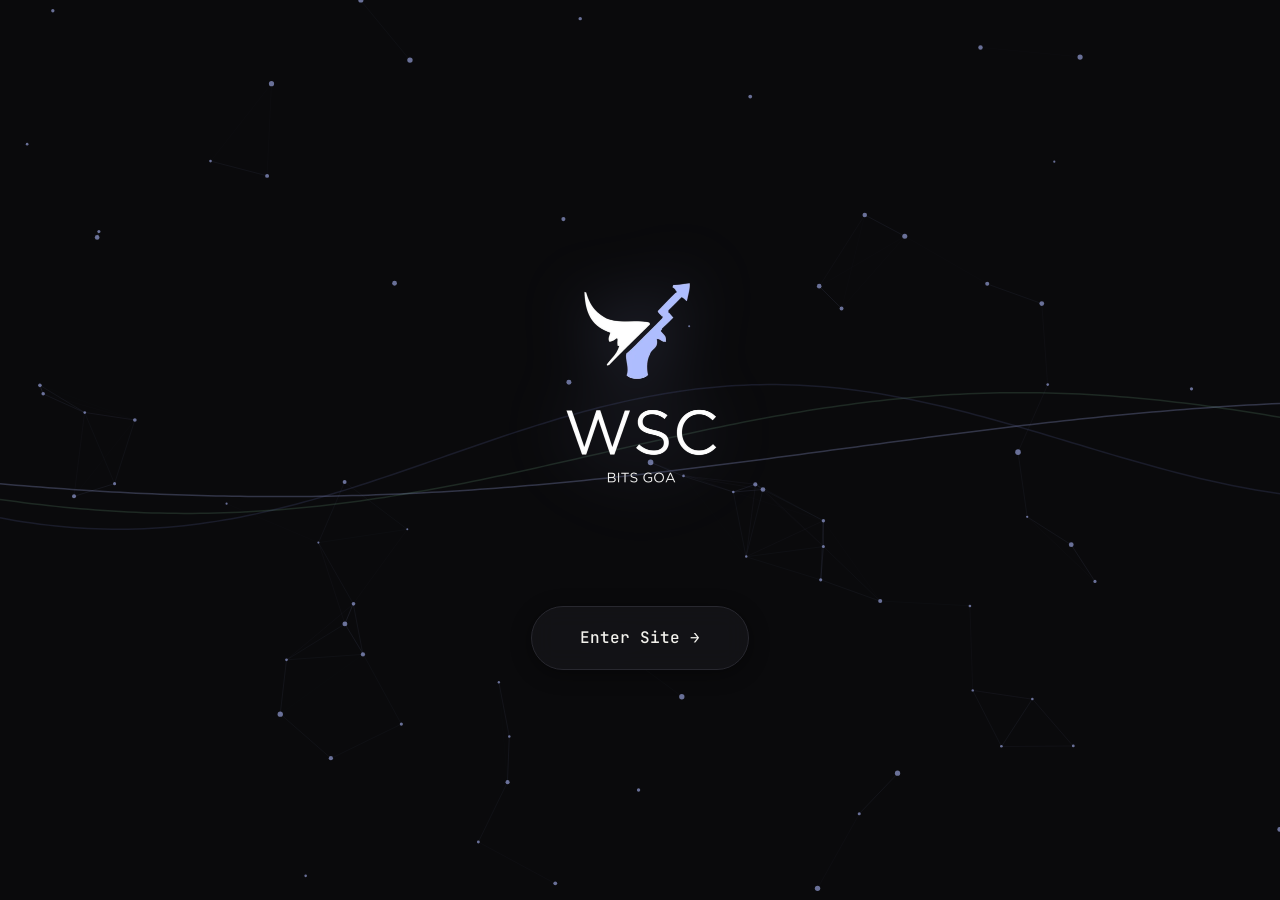
<file: index.html>
<!DOCTYPE html>
<html lang="en">
<head>
<meta charset="UTF-8" />
<meta name="viewport" content="width=device-width, initial-scale=1.0" />
<title>Wall Street Club — BITS Pilani Goa</title>
<meta name="description" content="Wall Street Club, BITS Pilani Goa — quantitative finance, machine learning in markets, and equity research." />
<link rel="preconnect" href="https://fonts.googleapis.com">
<link rel="preconnect" href="https://fonts.gstatic.com" crossorigin>
<link href="https://fonts.googleapis.com/css2?family=Fraunces:opsz,wght@9..144,300;9..144,400;9..144,500;9..144,600&family=Inter:wght@400;500;600;700&family=JetBrains+Mono:wght@400;500&display=swap" rel="stylesheet">
<link rel="stylesheet" href="style.css">
</head>
<body>

<!-- Visualizer / Screensaver Splash Overlay -->
<div id="splash-container" class="splash-overlay">
  <!-- Interactive Canvas Background -->
  <canvas id="splash-canvas"></canvas>

  <!-- Foreground Logo & Content -->
  <div class="splash-content">
    <img class="splash-logo" src="assets/wsc-logo-transparent.png" alt="Wall Street Club logo" />
    <!--<h1>Wall Street Club</h1> -->
    <!--<p>BITS PILANI, GOA<span class="blink">_</span></p> -->
    
    <a id="enter-btn" class="splash-enter-btn" href="choose.html" aria-label="Enter site">
      Enter Site &rarr;
    </a>
  </div>
</div>

<!-- Load JavaScript for Visualizer Animation and Interactions -->
<script src="main.js"></script>
</body>
</html>
</file>
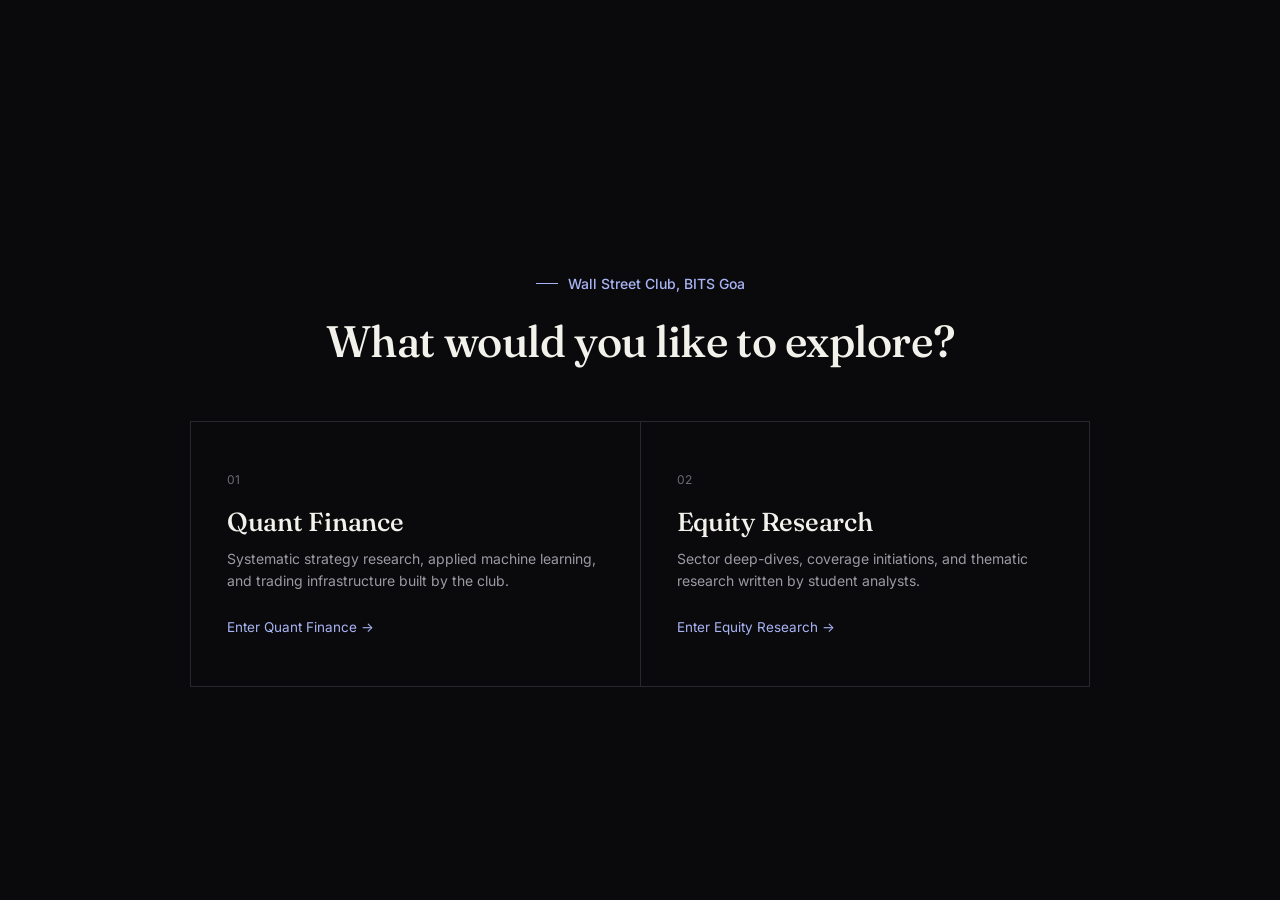
<file: choose.html>
<!DOCTYPE html>
<html lang="en">
<head>
<meta charset="UTF-8" />
<meta name="viewport" content="width=device-width, initial-scale=1.0" />
<title>Explore — Wall Street Club</title>
<link rel="preconnect" href="https://fonts.googleapis.com">
<link rel="preconnect" href="https://fonts.gstatic.com" crossorigin>
<link href="https://fonts.googleapis.com/css2?family=Fraunces:opsz,wght@9..144,300;9..144,400;9..144,500;9..144,600&family=Inter:wght@400;500;600;700&family=JetBrains+Mono:wght@400;500&display=swap" rel="stylesheet">
<link rel="stylesheet" href="style.css">
</head>
<body>

<div class="choose-wrap">
  <div class="choose-head">
    <div class="kicker">Wall Street Club, BITS Goa</div>
    <h1>What would you like to explore?</h1>
  </div>

  <div class="choose-grid">
    <a class="choose-card" href="quant.html">
      <div class="ch-num">01</div>
      <h2>Quant Finance</h2>
      <p>Systematic strategy research, applied machine learning, and trading infrastructure built by the club.</p>
      <div class="ch-enter">Enter Quant Finance →</div>
    </a>
    <a class="choose-card" href="equity.html">
      <div class="ch-num">02</div>
      <h2>Equity Research</h2>
      <p>Sector deep-dives, coverage initiations, and thematic research written by student analysts.</p>
      <div class="ch-enter">Enter Equity Research →</div>
    </a>
  </div>
</div>

</body>
</html>
</file>
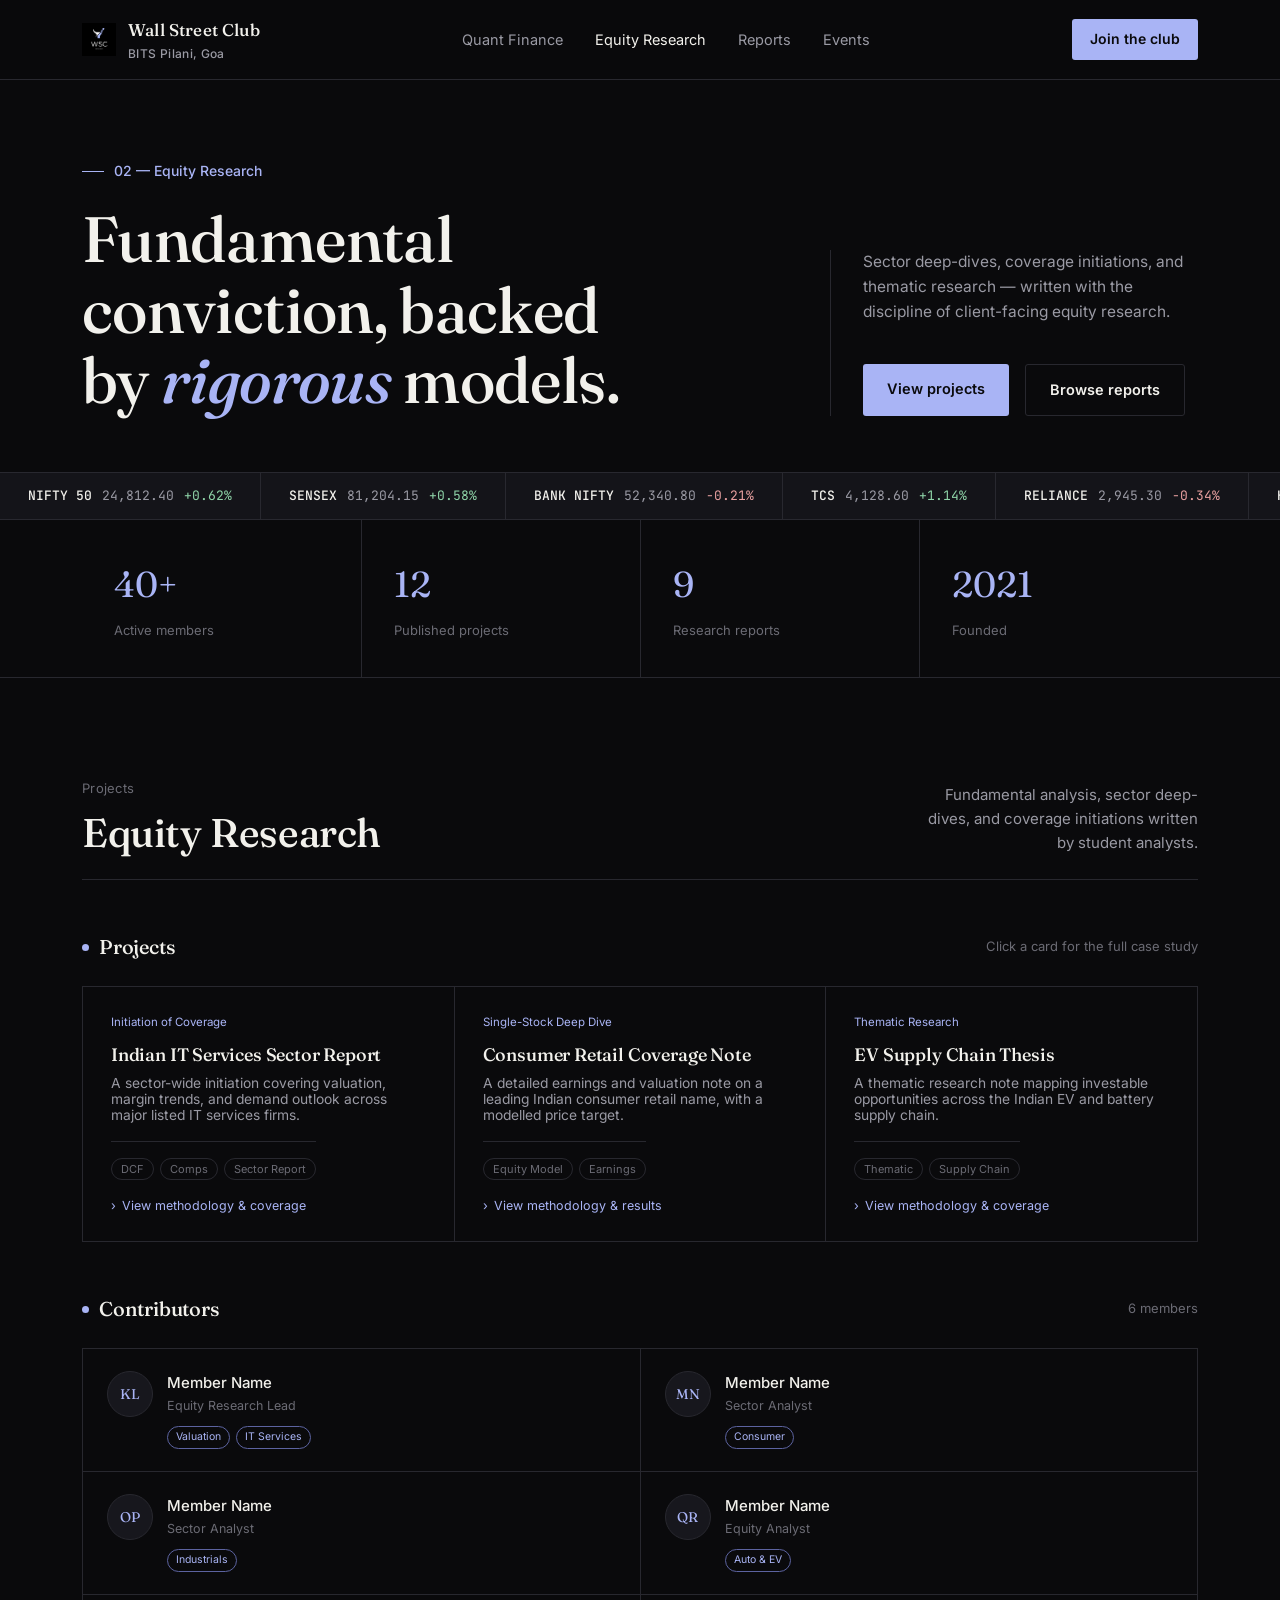
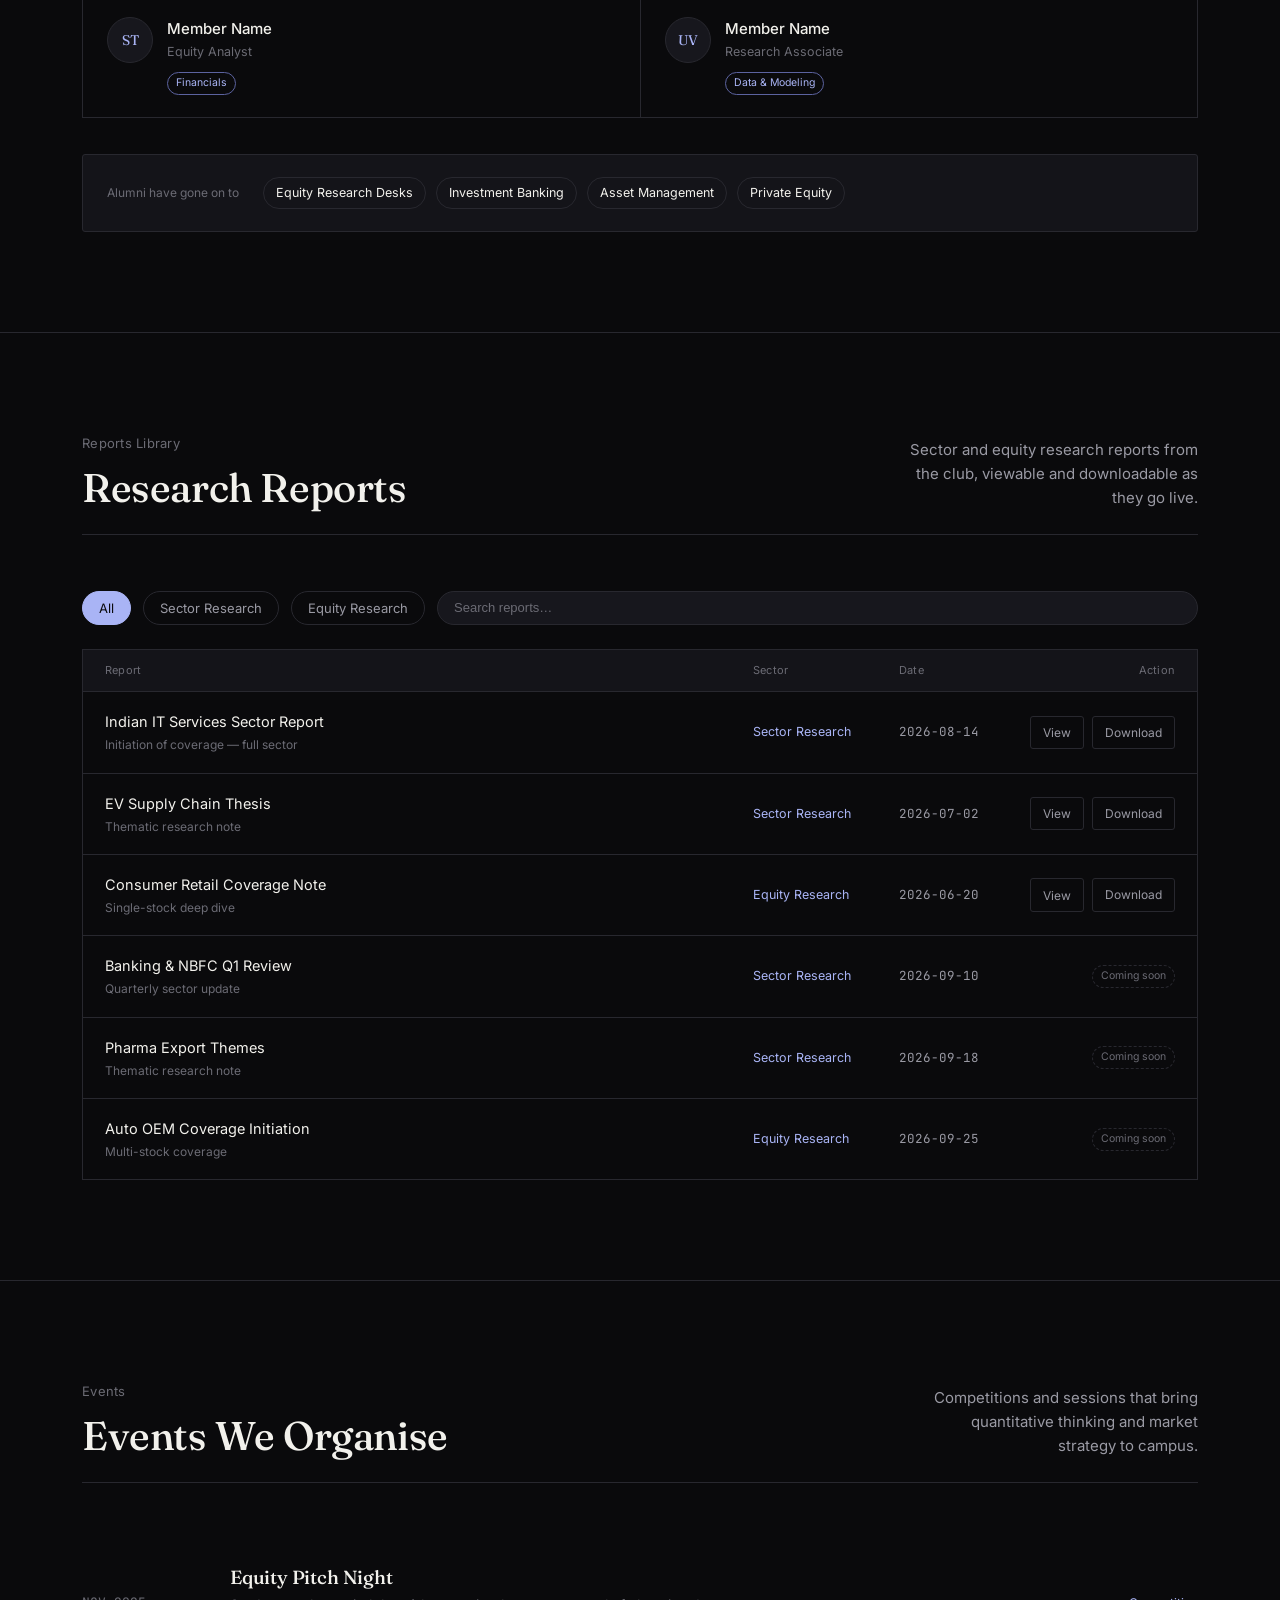
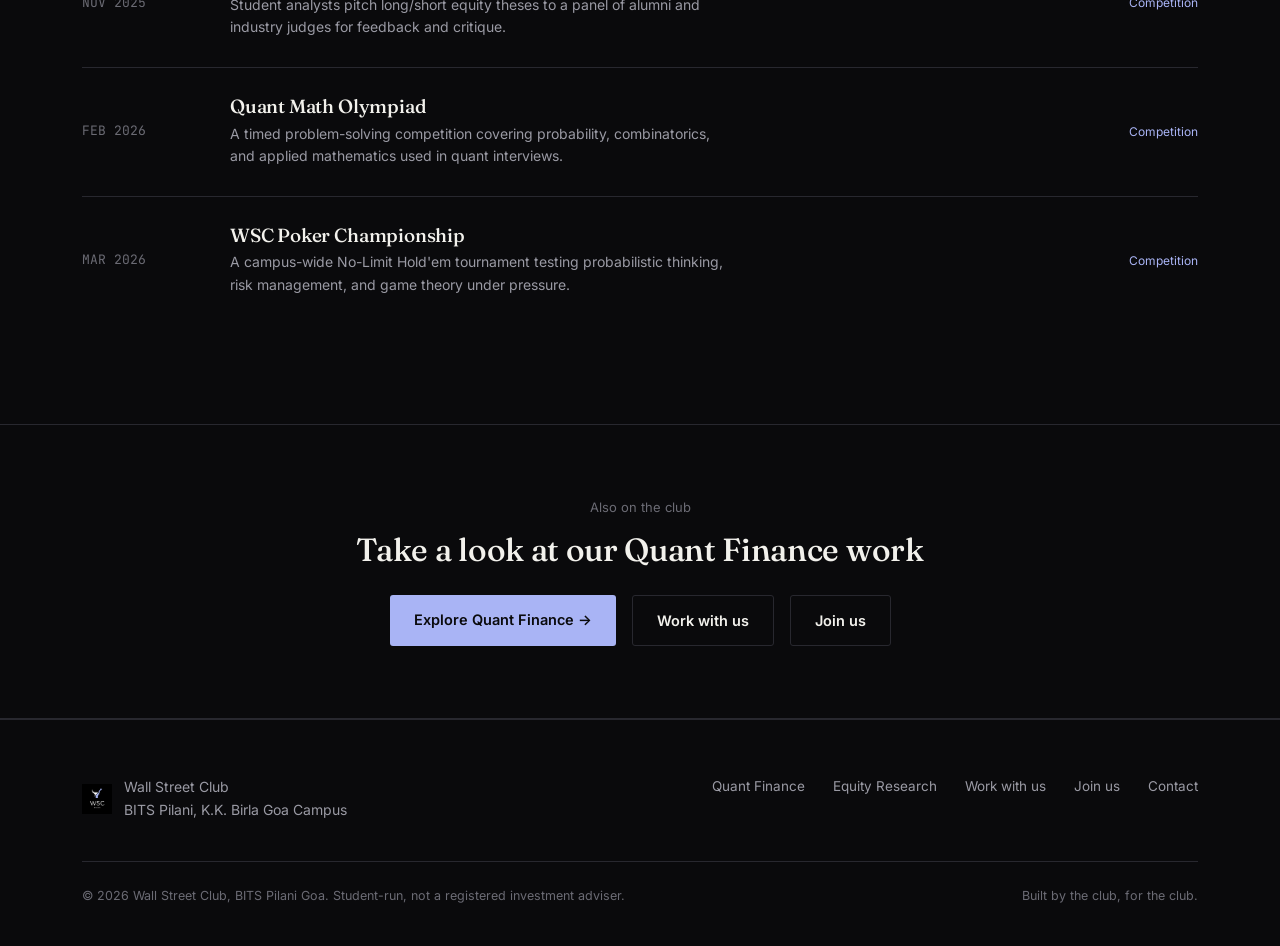
<file: equity.html>
<!DOCTYPE html>
<html lang="en">
<head>
<meta charset="UTF-8" />
<meta name="viewport" content="width=device-width, initial-scale=1.0" />
<title>Equity Research — Wall Street Club</title>
<meta name="description" content="Equity research from Wall Street Club, BITS Pilani Goa — sector deep-dives, coverage initiations, and thematic research." />
<link rel="preconnect" href="https://fonts.googleapis.com">
<link rel="preconnect" href="https://fonts.gstatic.com" crossorigin>
<link href="https://fonts.googleapis.com/css2?family=Fraunces:opsz,wght@9..144,300;9..144,400;9..144,500;9..144,600&family=Inter:wght@400;500;600;700&family=JetBrains+Mono:wght@400;500&display=swap" rel="stylesheet">
<link rel="stylesheet" href="style.css">
</head>
<body>

<header>
  <nav>
    <a class="brand" href="choose.html">
      <img src="assets/logo.jpeg" alt="Wall Street Club logo" />
      <div class="brand-text">Wall Street Club<span>BITS Pilani, Goa</span></div>
    </a>
    <div class="nav-links">
      <a href="quant.html">Quant Finance</a>
      <a href="equity.html" class="current">Equity Research</a>
      <a href="equity.html#reports">Reports</a>
      <a href="equity.html#events">Events</a>
    </div>
    <a href="join-us.html" class="nav-cta">Join the club</a>
    <button class="nav-toggle" aria-label="Toggle menu" onclick="toggleMobileNav()">
      <span></span><span></span><span></span>
    </button>
  </nav>
  <div class="mobile-panel" id="mobilePanel">
    <a href="quant.html">Quant Finance</a>
    <a href="equity.html">Equity Research</a>
    <a href="equity.html#reports">Reports</a>
    <a href="equity.html#events">Events</a>
    <a href="join-us.html">Join the club</a>
  </div>
</header>

<main>

  <!-- HERO -->
  <section class="hero">
    <div class="wrap hero-grid">
      <div>
        <div class="kicker">02 — Equity Research</div>
        <h1>Fundamental conviction, backed by <em>rigorous</em> models.</h1>
      </div>
      <div class="hero-side">
        <p>Sector deep-dives, coverage initiations, and thematic research — written with the discipline of client-facing equity research.</p>
        <div class="hero-actions">
          <a href="#projects" class="btn btn-primary">View projects</a>
          <a href="#reports" class="btn btn-secondary">Browse reports</a>
        </div>
      </div>
    </div>
    <div class="ticker-outer">
      <div class="ticker-track mono" id="tickerTrack"></div>
    </div>
  </section>

  <!-- STATS -->
  <section class="stats">
    <div class="wrap stats-grid">
      <div class="stat"><div class="stat-num">40+</div><div class="stat-label">Active members</div></div>
      <div class="stat"><div class="stat-num">12</div><div class="stat-label">Published projects</div></div>
      <div class="stat"><div class="stat-num">9</div><div class="stat-label">Research reports</div></div>
      <div class="stat"><div class="stat-num">2021</div><div class="stat-label">Founded</div></div>
    </div>
  </section>

  <!-- PROJECTS -->
  <section class="section" id="projects">
    <div class="wrap">
      <div class="section-head">
        <div>
          <div class="section-num">Projects</div>
          <h2>Equity Research</h2>
        </div>
        <div class="section-desc">Fundamental analysis, sector deep-dives, and coverage initiations written by student analysts.</div>
      </div>

      <div class="subhead-row"><h3>Projects</h3><span class="count">Click a card for the full case study</span></div>

      <div class="project-grid">
        <div class="project-card">
          <button class="project-card-head" onclick="toggleCard(this)">
            <div class="project-tag">Initiation of Coverage</div>
            <h4>Indian IT Services Sector Report</h4>
            <p>A sector-wide initiation covering valuation, margin trends, and demand outlook across major listed IT services firms.</p>
            <div class="project-stack">
              <span class="stack-pill">DCF</span><span class="stack-pill">Comps</span><span class="stack-pill">Sector Report</span>
            </div>
            <div class="expand-hint"><span class="chev">›</span> View methodology &amp; coverage</div>
          </button>
          <div class="project-detail">
            <div class="project-detail-inner">
              <div class="detail-block">
                <div class="db-label">APPROACH</div>
                <p>Built bottom-up DCF and relative-comps models across major listed IT services names, layered with a top-down view on demand and margin trajectory.</p>
              </div>
              <div class="detail-block">
                <div class="db-label">DATA</div>
                <p>Company filings, quarterly earnings transcripts, and consensus estimates compiled across the coverage universe.</p>
              </div>
              <div class="detail-block">
                <div class="db-label">RESULT</div>
                <div class="metric-row">
                  <div class="metric"><div class="mval">85%</div><div class="mlabel">Sector cap covered</div></div>
                  <div class="metric"><div class="mval">7</div><div class="mlabel">Companies modeled</div></div>
                  <div class="metric"><div class="mval">42pg</div><div class="mlabel">Report length</div></div>
                </div>
              </div>
            </div>
          </div>
        </div>

        <div class="project-card">
          <button class="project-card-head" onclick="toggleCard(this)">
            <div class="project-tag">Single-Stock Deep Dive</div>
            <h4>Consumer Retail Coverage Note</h4>
            <p>A detailed earnings and valuation note on a leading Indian consumer retail name, with a modelled price target.</p>
            <div class="project-stack">
              <span class="stack-pill">Equity Model</span><span class="stack-pill">Earnings</span>
            </div>
            <div class="expand-hint"><span class="chev">›</span> View methodology &amp; results</div>
          </button>
          <div class="project-detail">
            <div class="project-detail-inner">
              <div class="detail-block">
                <div class="db-label">APPROACH</div>
                <p>Modeled store-level unit economics and same-store-sales growth to derive a 12-month price target, stress-tested across margin scenarios.</p>
              </div>
              <div class="detail-block">
                <div class="db-label">DATA</div>
                <p>Quarterly filings, management commentary, and category-level retail footfall data.</p>
              </div>
              <div class="detail-block">
                <div class="db-label">RESULT</div>
                <div class="metric-row">
                  <div class="metric"><div class="mval">Buy</div><div class="mlabel">Rating issued</div></div>
                  <div class="metric"><div class="mval">+18%</div><div class="mlabel">Target upside</div></div>
                  <div class="metric"><div class="mval">12mo</div><div class="mlabel">Horizon</div></div>
                </div>
              </div>
            </div>
          </div>
        </div>

        <div class="project-card">
          <button class="project-card-head" onclick="toggleCard(this)">
            <div class="project-tag">Thematic Research</div>
            <h4>EV Supply Chain Thesis</h4>
            <p>A thematic research note mapping investable opportunities across the Indian EV and battery supply chain.</p>
            <div class="project-stack">
              <span class="stack-pill">Thematic</span><span class="stack-pill">Supply Chain</span>
            </div>
            <div class="expand-hint"><span class="chev">›</span> View methodology &amp; coverage</div>
          </button>
          <div class="project-detail">
            <div class="project-detail-inner">
              <div class="detail-block">
                <div class="db-label">APPROACH</div>
                <p>Mapped the full EV value chain from cell manufacturing to OEM assembly, screening for listed pure-plays and second-order beneficiaries.</p>
              </div>
              <div class="detail-block">
                <div class="db-label">DATA</div>
                <p>Government policy filings, capex announcements, and import-substitution data across the battery supply chain.</p>
              </div>
              <div class="detail-block">
                <div class="db-label">RESULT</div>
                <div class="metric-row">
                  <div class="metric"><div class="mval">14</div><div class="mlabel">Names screened</div></div>
                  <div class="metric"><div class="mval">4</div><div class="mlabel">Pure-plays flagged</div></div>
                  <div class="metric"><div class="mval">3yr</div><div class="mlabel">Thesis horizon</div></div>
                </div>
              </div>
            </div>
          </div>
        </div>
      </div>

      <div class="subhead-row"><h3>Contributors</h3><span class="count">6 members</span></div>
      <div class="member-grid">
        <div class="member-card">
          <div class="member-avatar">KL</div>
          <div class="member-info"><div class="member-name">Member Name</div><div class="member-role">Equity Research Lead</div><div class="member-spec"><span class="spec-pill">Valuation</span><span class="spec-pill">IT Services</span></div></div>
        </div>
        <div class="member-card">
          <div class="member-avatar">MN</div>
          <div class="member-info"><div class="member-name">Member Name</div><div class="member-role">Sector Analyst</div><div class="member-spec"><span class="spec-pill">Consumer</span></div></div>
        </div>
        <div class="member-card">
          <div class="member-avatar">OP</div>
          <div class="member-info"><div class="member-name">Member Name</div><div class="member-role">Sector Analyst</div><div class="member-spec"><span class="spec-pill">Industrials</span></div></div>
        </div>
        <div class="member-card">
          <div class="member-avatar">QR</div>
          <div class="member-info"><div class="member-name">Member Name</div><div class="member-role">Equity Analyst</div><div class="member-spec"><span class="spec-pill">Auto &amp; EV</span></div></div>
        </div>
        <div class="member-card">
          <div class="member-avatar">ST</div>
          <div class="member-info"><div class="member-name">Member Name</div><div class="member-role">Equity Analyst</div><div class="member-spec"><span class="spec-pill">Financials</span></div></div>
        </div>
        <div class="member-card">
          <div class="member-avatar">UV</div>
          <div class="member-info"><div class="member-name">Member Name</div><div class="member-role">Research Associate</div><div class="member-spec"><span class="spec-pill">Data &amp; Modeling</span></div></div>
        </div>
      </div>

      <div class="placement-strip">
        <span class="pl-label">Alumni have gone on to</span>
        <div class="placement-list">
          <span class="placement-pill">Equity Research Desks</span>
          <span class="placement-pill">Investment Banking</span>
          <span class="placement-pill">Asset Management</span>
          <span class="placement-pill">Private Equity</span>
        </div>
      </div>
    </div>
  </section>

  <!-- REPORTS LIBRARY -->
  <section class="section" id="reports">
    <div class="wrap">
      <div class="section-head">
        <div>
          <div class="section-num">Reports Library</div>
          <h2>Research Reports</h2>
        </div>
        <div class="section-desc">Sector and equity research reports from the club, viewable and downloadable as they go live.</div>
      </div>

      <div class="reports-controls">
        <button class="filter-btn active" onclick="filterReports('all', this)">All</button>
        <button class="filter-btn" onclick="filterReports('sector', this)">Sector Research</button>
        <button class="filter-btn" onclick="filterReports('equity', this)">Equity Research</button>
        <input type="text" class="search-input" id="reportSearch" placeholder="Search reports…" oninput="searchReports()" />
      </div>

      <div class="report-table" id="reportTable">
        <div class="report-row hdr">
          <div>Report</div><div>Sector</div><div>Date</div><div style="text-align:right">Action</div>
        </div>
      </div>
    </div>
  </section>

  <!-- EVENTS -->
  <section class="section" id="events">
    <div class="wrap">
      <div class="section-head">
        <div>
          <div class="section-num">Events</div>
          <h2>Events We Organise</h2>
        </div>
        <div class="section-desc">Competitions and sessions that bring quantitative thinking and market strategy to campus.</div>
      </div>

      <div class="event-list">
        <div class="event-row">
          <div class="event-date">NOV 2025</div>
          <div class="event-info"><h4>Equity Pitch Night</h4><p>Student analysts pitch long/short equity theses to a panel of alumni and industry judges for feedback and critique.</p></div>
          <div class="event-type">Competition</div>
        </div>
        <div class="event-row">
          <div class="event-date">FEB 2026</div>
          <div class="event-info"><h4>Quant Math Olympiad</h4><p>A timed problem-solving competition covering probability, combinatorics, and applied mathematics used in quant interviews.</p></div>
          <div class="event-type">Competition</div>
        </div>
        <div class="event-row">
          <div class="event-date">MAR 2026</div>
          <div class="event-info"><h4>WSC Poker Championship</h4><p>A campus-wide No-Limit Hold'em tournament testing probabilistic thinking, risk management, and game theory under pressure.</p></div>
          <div class="event-type">Competition</div>
        </div>
      </div>
    </div>
  </section>

  <!-- SWITCH TO QUANT -->
  <section class="switch-cta">
    <div class="wrap">
      <div class="sc-label">Also on the club</div>
      <h2>Take a look at our Quant Finance work</h2>
      <div class="dual-actions">
        <a href="quant.html" class="btn btn-primary">Explore Quant Finance →</a>
        <a href="work-with-us.html" class="btn btn-secondary">Work with us</a>
        <a href="join-us.html" class="btn btn-secondary">Join us</a>
      </div>
    </div>
  </section>

</main>

<footer>
  <div class="wrap">
    <div class="footer-grid">
      <a class="footer-brand" href="choose.html">
        <img src="assets/logo.jpeg" alt="Wall Street Club logo" />
        <div class="footer-brand-text">Wall Street Club<br>BITS Pilani, K.K. Birla Goa Campus</div>
      </a>
      <div class="footer-links">
        <a href="quant.html">Quant Finance</a>
        <a href="equity.html">Equity Research</a>
        <a href="work-with-us.html">Work with us</a>
        <a href="join-us.html">Join us</a>
        <a href="mailto:wallstreetclub@goa.bits-pilani.ac.in">Contact</a>
      </div>
    </div>
    <div class="footer-bottom">
      <span>© 2026 Wall Street Club, BITS Pilani Goa. Student-run, not a registered investment adviser.</span>
      <span>Built by the club, for the club.</span>
    </div>
  </div>
</footer>

<div class="modal-overlay" id="reportModal" onclick="if(event.target===this) closeModal()">
  <div class="modal-box">
    <button class="modal-close" onclick="closeModal()" aria-label="Close">×</button>
    <h3 id="modalTitle">Report title</h3>
    <div class="m-meta" id="modalMeta">Sector · Date</div>
    <p id="modalBody">Report preview text.</p>
    <a href="#" class="btn btn-primary btn-small" id="modalDownload">Download PDF</a>
  </div>
</div>

<script src="main.js"></script>
</body>
</html>
</file>
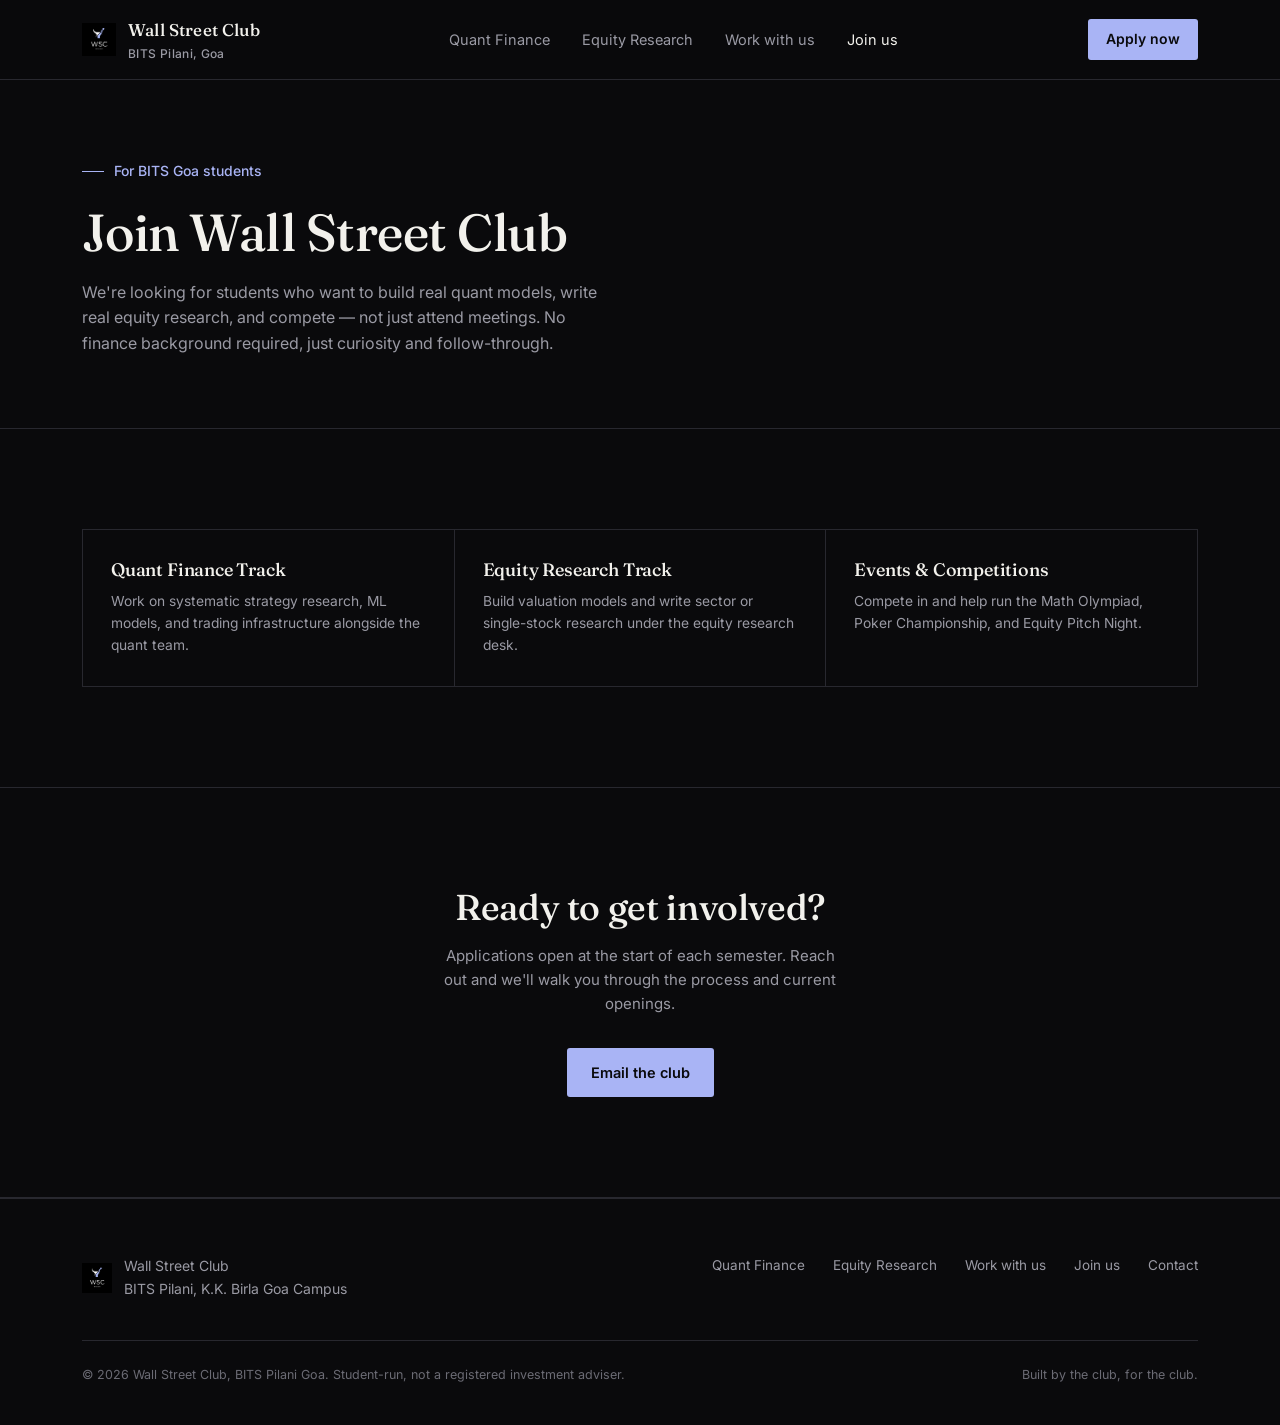
<file: join-us.html>
<!DOCTYPE html>
<html lang="en">
<head>
<meta charset="UTF-8" />
<meta name="viewport" content="width=device-width, initial-scale=1.0" />
<title>Join Us — Wall Street Club</title>
<meta name="description" content="Join Wall Street Club at BITS Pilani Goa — quant finance, equity research, and market competitions." />
<link rel="preconnect" href="https://fonts.googleapis.com">
<link rel="preconnect" href="https://fonts.gstatic.com" crossorigin>
<link href="https://fonts.googleapis.com/css2?family=Fraunces:opsz,wght@9..144,300;9..144,400;9..144,500;9..144,600&family=Inter:wght@400;500;600;700&family=JetBrains+Mono:wght@400;500&display=swap" rel="stylesheet">
<link rel="stylesheet" href="style.css">
</head>
<body>

<header>
  <nav>
    <a class="brand" href="choose.html">
      <img src="assets/logo.jpeg" alt="Wall Street Club logo" />
      <div class="brand-text">Wall Street Club<span>BITS Pilani, Goa</span></div>
    </a>
    <div class="nav-links">
      <a href="quant.html">Quant Finance</a>
      <a href="equity.html">Equity Research</a>
      <a href="work-with-us.html">Work with us</a>
      <a href="join-us.html" class="current">Join us</a>
    </div>
    <a href="mailto:wallstreetclub@goa.bits-pilani.ac.in" class="nav-cta">Apply now</a>
    <button class="nav-toggle" aria-label="Toggle menu" onclick="toggleMobileNav()">
      <span></span><span></span><span></span>
    </button>
  </nav>
  <div class="mobile-panel" id="mobilePanel">
    <a href="quant.html">Quant Finance</a>
    <a href="equity.html">Equity Research</a>
    <a href="work-with-us.html">Work with us</a>
    <a href="join-us.html">Join us</a>
  </div>
</header>

<main>

  <section class="page-hero">
    <div class="wrap">
      <div class="kicker">For BITS Goa students</div>
      <h1>Join Wall Street Club</h1>
      <p>We're looking for students who want to build real quant models, write real equity research, and compete — not just attend meetings. No finance background required, just curiosity and follow-through.</p>
    </div>
  </section>

  <section class="section">
    <div class="wrap">
      <div class="info-grid">
        <div class="info-card">
          <h3>Quant Finance Track</h3>
          <p>Work on systematic strategy research, ML models, and trading infrastructure alongside the quant team.</p>
        </div>
        <div class="info-card">
          <h3>Equity Research Track</h3>
          <p>Build valuation models and write sector or single-stock research under the equity research desk.</p>
        </div>
        <div class="info-card">
          <h3>Events &amp; Competitions</h3>
          <p>Compete in and help run the Math Olympiad, Poker Championship, and Equity Pitch Night.</p>
        </div>
      </div>
    </div>
  </section>

  <section class="join">
    <div class="wrap contact-block">
      <h2>Ready to get involved?</h2>
      <p>Applications open at the start of each semester. Reach out and we'll walk you through the process and current openings.</p>
      <a href="mailto:wallstreetclub@goa.bits-pilani.ac.in?subject=Joining%20Wall%20Street%20Club" class="btn btn-primary">Email the club</a>
    </div>
  </section>

</main>

<footer>
  <div class="wrap">
    <div class="footer-grid">
      <a class="footer-brand" href="choose.html">
        <img src="assets/logo.jpeg" alt="Wall Street Club logo" />
        <div class="footer-brand-text">Wall Street Club<br>BITS Pilani, K.K. Birla Goa Campus</div>
      </a>
      <div class="footer-links">
        <a href="quant.html">Quant Finance</a>
        <a href="equity.html">Equity Research</a>
        <a href="work-with-us.html">Work with us</a>
        <a href="join-us.html">Join us</a>
        <a href="mailto:wallstreetclub@goa.bits-pilani.ac.in">Contact</a>
      </div>
    </div>
    <div class="footer-bottom">
      <span>© 2026 Wall Street Club, BITS Pilani Goa. Student-run, not a registered investment adviser.</span>
      <span>Built by the club, for the club.</span>
    </div>
  </div>
</footer>

</body>
</html>
</file>
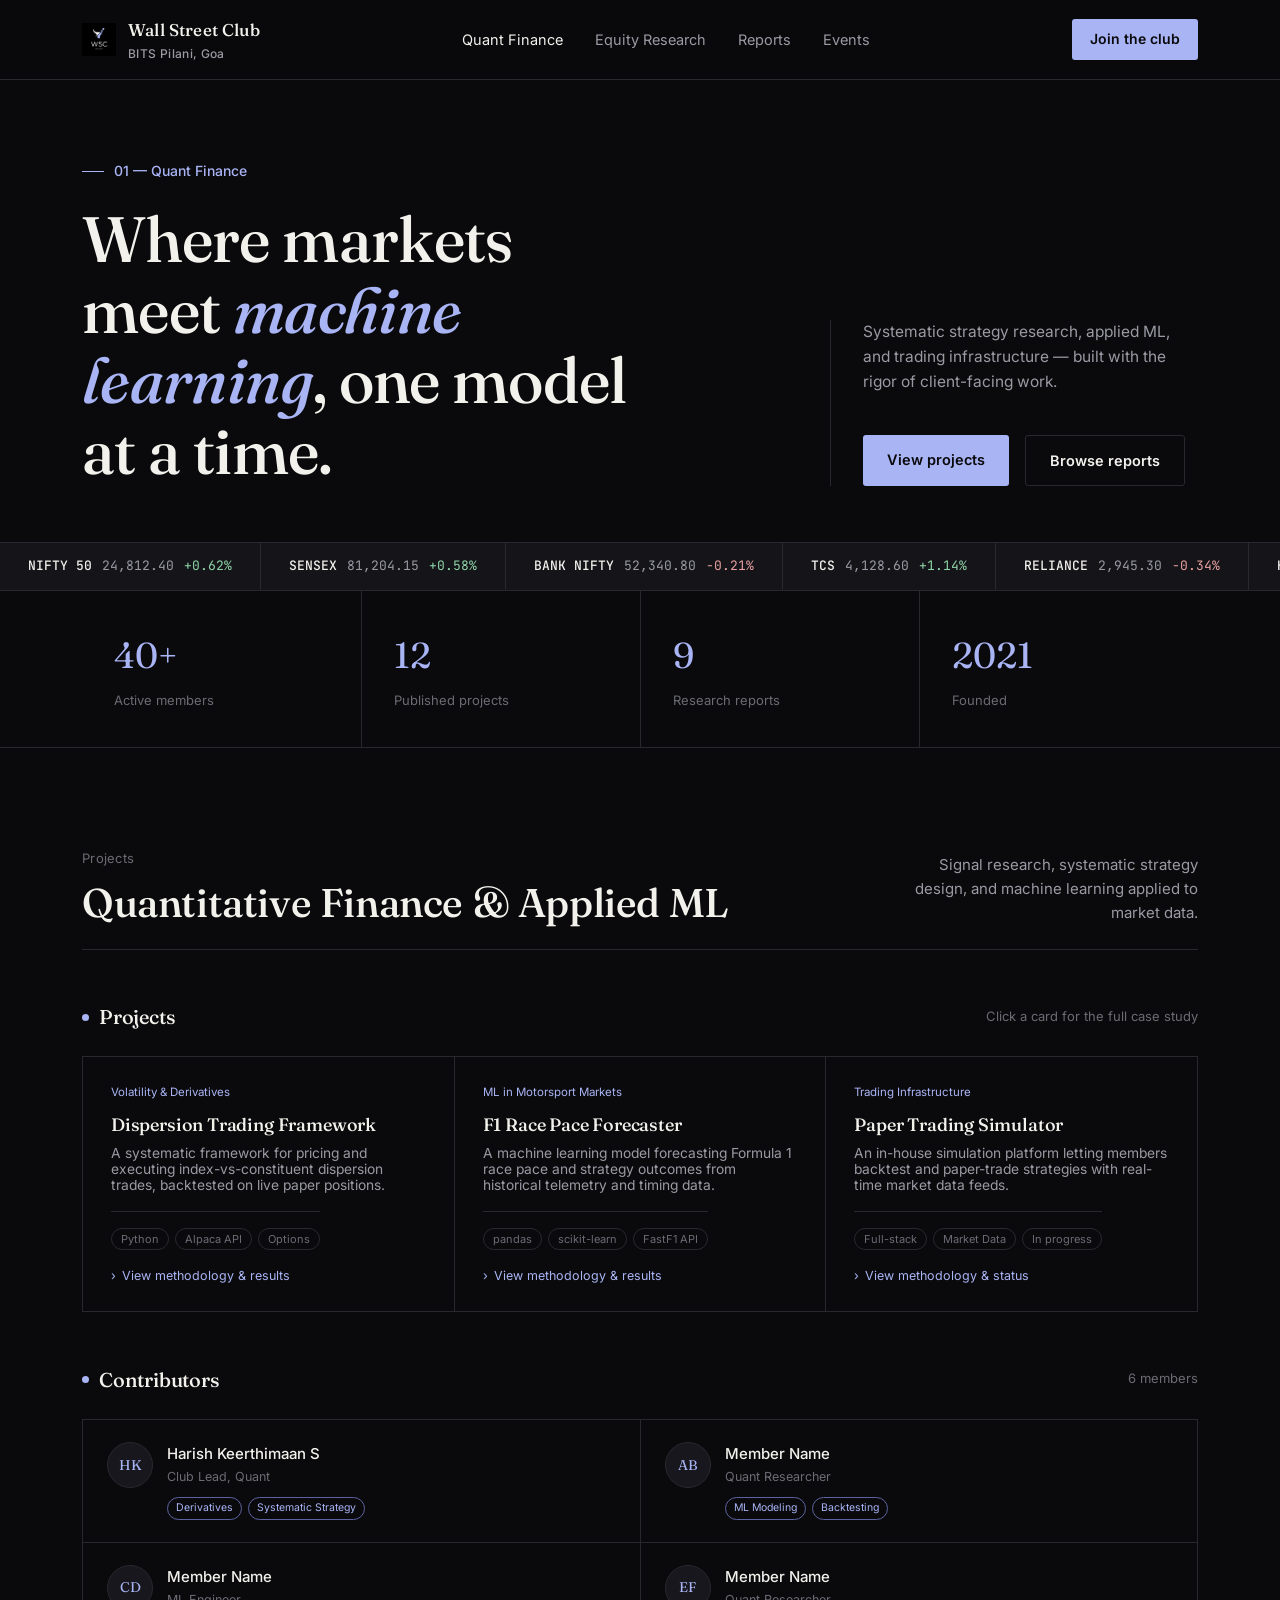
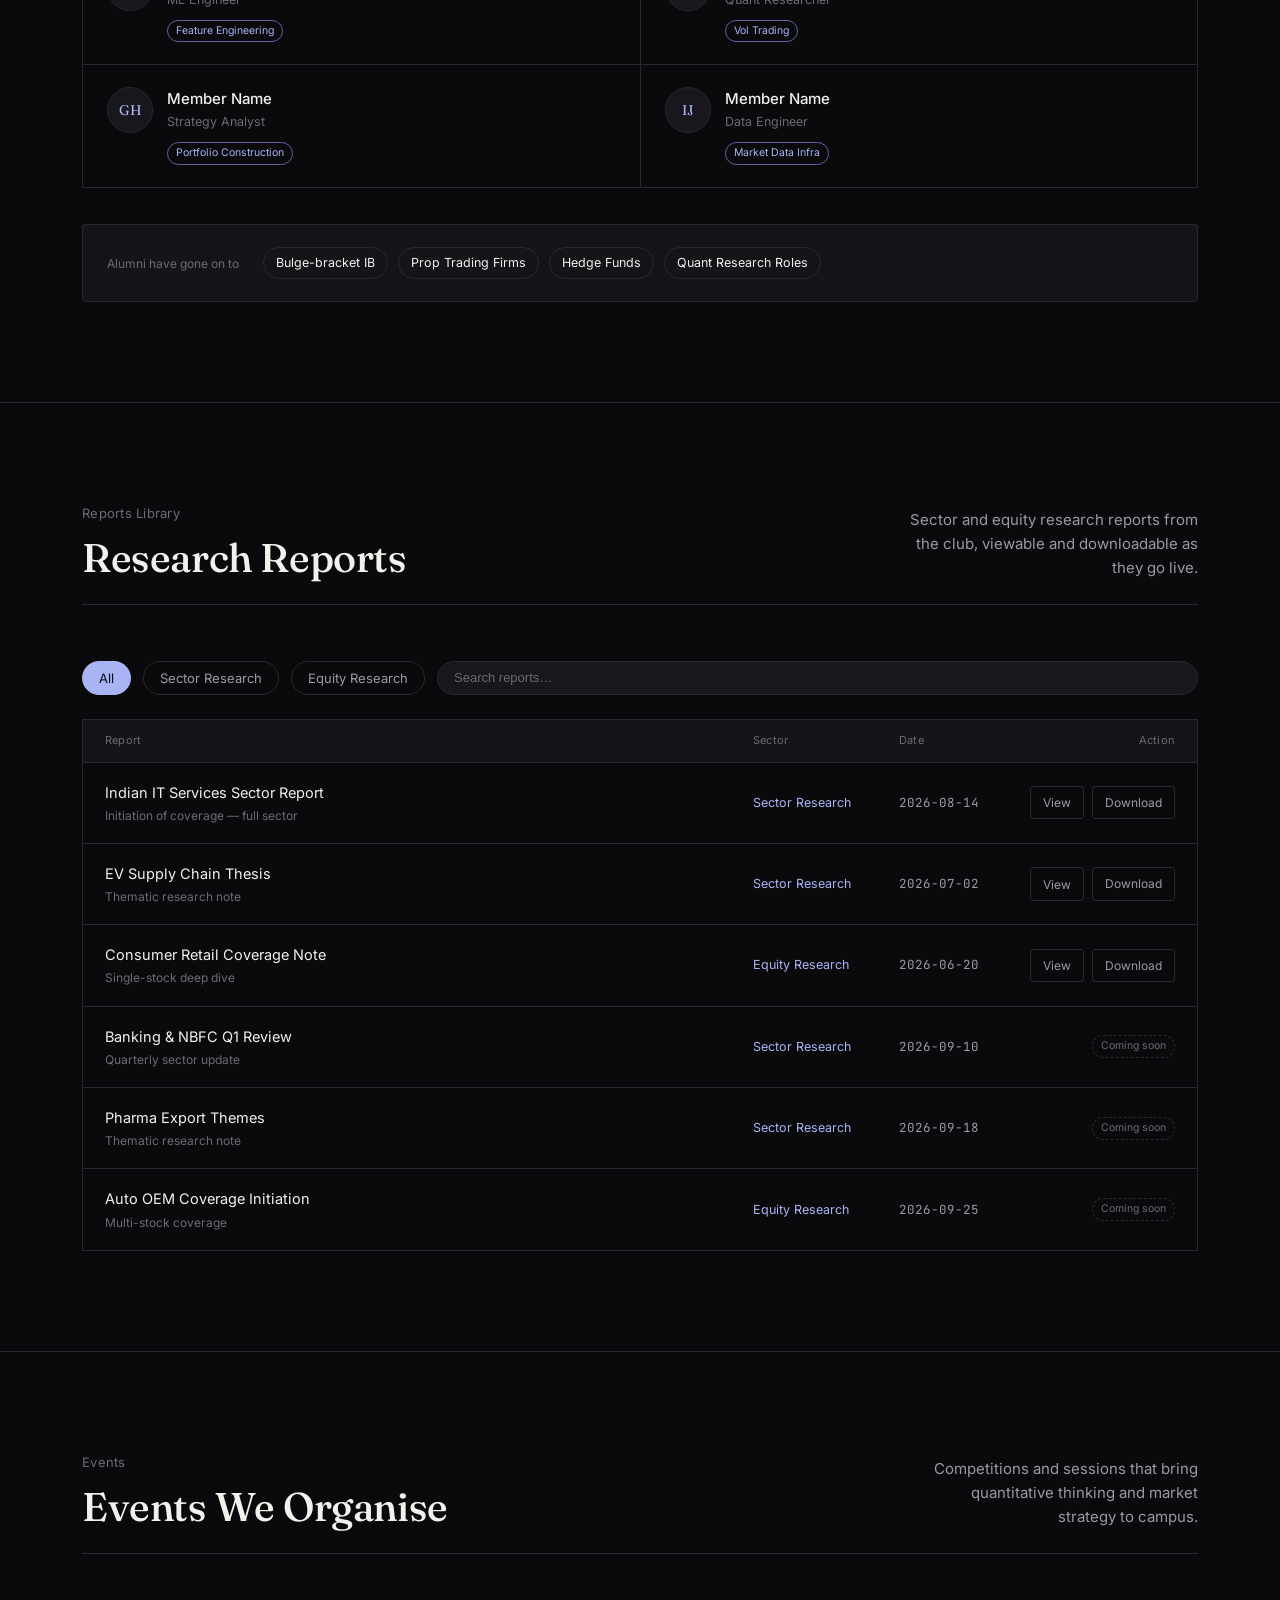
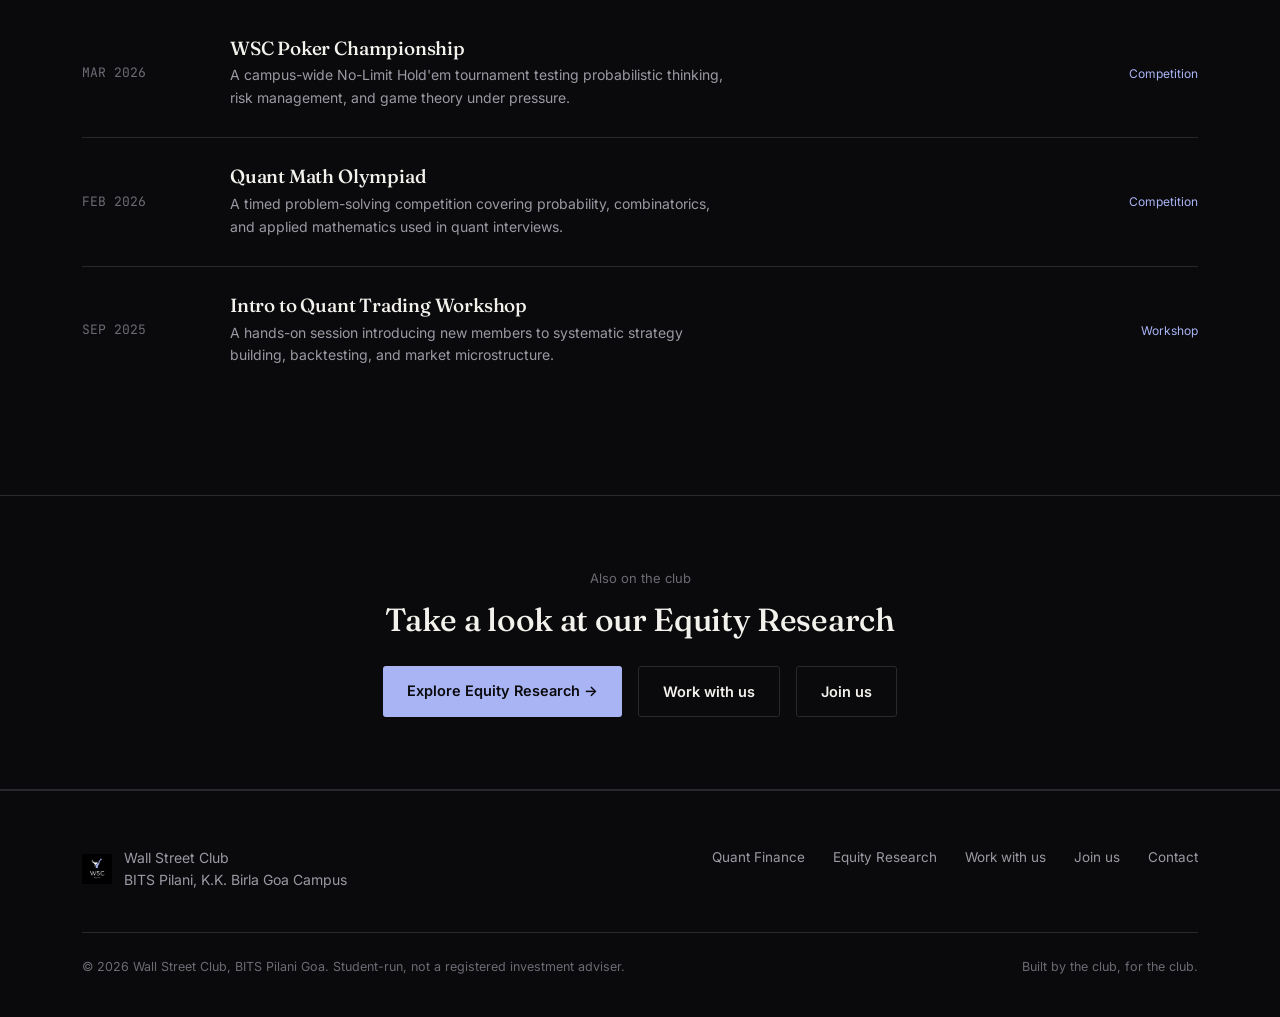
<file: quant.html>
<!DOCTYPE html>
<html lang="en">
<head>
<meta charset="UTF-8" />
<meta name="viewport" content="width=device-width, initial-scale=1.0" />
<title>Quant Finance — Wall Street Club</title>
<meta name="description" content="Quantitative finance and applied ML research from Wall Street Club, BITS Pilani Goa." />
<link rel="preconnect" href="https://fonts.googleapis.com">
<link rel="preconnect" href="https://fonts.gstatic.com" crossorigin>
<link href="https://fonts.googleapis.com/css2?family=Fraunces:opsz,wght@9..144,300;9..144,400;9..144,500;9..144,600&family=Inter:wght@400;500;600;700&family=JetBrains+Mono:wght@400;500&display=swap" rel="stylesheet">
<link rel="stylesheet" href="style.css">
</head>
<body>

<header>
  <nav>
    <a class="brand" href="choose.html">
      <img src="assets/logo.jpeg" alt="Wall Street Club logo" />
      <div class="brand-text">Wall Street Club<span>BITS Pilani, Goa</span></div>
    </a>
    <div class="nav-links">
      <a href="quant.html" class="current">Quant Finance</a>
      <a href="equity.html">Equity Research</a>
      <a href="quant.html#reports">Reports</a>
      <a href="quant.html#events">Events</a>
    </div>
    <a href="join-us.html" class="nav-cta">Join the club</a>
    <button class="nav-toggle" aria-label="Toggle menu" onclick="toggleMobileNav()">
      <span></span><span></span><span></span>
    </button>
  </nav>
  <div class="mobile-panel" id="mobilePanel">
    <a href="quant.html">Quant Finance</a>
    <a href="equity.html">Equity Research</a>
    <a href="quant.html#reports">Reports</a>
    <a href="quant.html#events">Events</a>
    <a href="join-us.html">Join the club</a>
  </div>
</header>

<main>

  <!-- HERO -->
  <section class="hero">
    <div class="wrap hero-grid">
      <div>
        <div class="kicker">01 — Quant Finance</div>
        <h1>Where markets meet <em>machine learning</em>, one model at a time.</h1>
      </div>
      <div class="hero-side">
        <p>Systematic strategy research, applied ML, and trading infrastructure — built with the rigor of client-facing work.</p>
        <div class="hero-actions">
          <a href="#projects" class="btn btn-primary">View projects</a>
          <a href="#reports" class="btn btn-secondary">Browse reports</a>
        </div>
      </div>
    </div>
    <div class="ticker-outer">
      <div class="ticker-track mono" id="tickerTrack"></div>
    </div>
  </section>

  <!-- STATS -->
  <section class="stats">
    <div class="wrap stats-grid">
      <div class="stat"><div class="stat-num">40+</div><div class="stat-label">Active members</div></div>
      <div class="stat"><div class="stat-num">12</div><div class="stat-label">Published projects</div></div>
      <div class="stat"><div class="stat-num">9</div><div class="stat-label">Research reports</div></div>
      <div class="stat"><div class="stat-num">2021</div><div class="stat-label">Founded</div></div>
    </div>
  </section>

  <!-- PROJECTS -->
  <section class="section" id="projects">
    <div class="wrap">
      <div class="section-head">
        <div>
          <div class="section-num">Projects</div>
          <h2>Quantitative Finance &amp; Applied ML</h2>
        </div>
        <div class="section-desc">Signal research, systematic strategy design, and machine learning applied to market data.</div>
      </div>

      <div class="subhead-row"><h3>Projects</h3><span class="count">Click a card for the full case study</span></div>

      <div class="project-grid">
        <div class="project-card">
          <button class="project-card-head" onclick="toggleCard(this)">
            <div class="project-tag">Volatility &amp; Derivatives</div>
            <h4>Dispersion Trading Framework</h4>
            <p>A systematic framework for pricing and executing index-vs-constituent dispersion trades, backtested on live paper positions.</p>
            <div class="project-stack">
              <span class="stack-pill">Python</span><span class="stack-pill">Alpaca API</span><span class="stack-pill">Options</span>
            </div>
            <div class="expand-hint"><span class="chev">›</span> View methodology &amp; results</div>
          </button>
          <div class="project-detail">
            <div class="project-detail-inner">
              <div class="detail-block">
                <div class="db-label">APPROACH</div>
                <p>Screened index constituents for implied-realized vol spread dislocation, constructed delta-hedged dispersion positions, and rebalanced weekly against index correlation shifts.</p>
              </div>
              <div class="detail-block">
                <div class="db-label">DATA</div>
                <p>Options chain and constituent price data pulled via the Alpaca API, cross-checked against index correlation matrices over an 18-month lookback window.</p>
              </div>
              <div class="detail-block">
                <div class="db-label">RESULT</div>
                <div class="metric-row">
                  <div class="metric"><div class="mval">1.4</div><div class="mlabel">Backtest Sharpe</div></div>
                  <div class="metric"><div class="mval">18mo</div><div class="mlabel">Sample window</div></div>
                  <div class="metric"><div class="mval">-8.2%</div><div class="mlabel">Max drawdown</div></div>
                </div>
              </div>
            </div>
          </div>
        </div>

        <div class="project-card">
          <button class="project-card-head" onclick="toggleCard(this)">
            <div class="project-tag">ML in Motorsport Markets</div>
            <h4>F1 Race Pace Forecaster</h4>
            <p>A machine learning model forecasting Formula 1 race pace and strategy outcomes from historical telemetry and timing data.</p>
            <div class="project-stack">
              <span class="stack-pill">pandas</span><span class="stack-pill">scikit-learn</span><span class="stack-pill">FastF1 API</span>
            </div>
            <div class="expand-hint"><span class="chev">›</span> View methodology &amp; results</div>
          </button>
          <div class="project-detail">
            <div class="project-detail-inner">
              <div class="detail-block">
                <div class="db-label">APPROACH</div>
                <p>Engineered lap-time, tyre-degradation, and pit-window features from telemetry, then trained gradient-boosted models to forecast race pace and undercut windows.</p>
              </div>
              <div class="detail-block">
                <div class="db-label">DATA</div>
                <p>Historical timing and telemetry sourced via the FastF1 API across multiple full seasons of race data.</p>
              </div>
              <div class="detail-block">
                <div class="db-label">RESULT</div>
                <div class="metric-row">
                  <div class="metric"><div class="mval">0.89</div><div class="mlabel">R² pace fit</div></div>
                  <div class="metric"><div class="mval">±0.3s</div><div class="mlabel">Lap-time error</div></div>
                  <div class="metric"><div class="mval">6</div><div class="mlabel">Seasons trained on</div></div>
                </div>
              </div>
            </div>
          </div>
        </div>

        <div class="project-card">
          <button class="project-card-head" onclick="toggleCard(this)">
            <div class="project-tag">Trading Infrastructure</div>
            <h4>Paper Trading Simulator</h4>
            <p>An in-house simulation platform letting members backtest and paper-trade strategies with real-time market data feeds.</p>
            <div class="project-stack">
              <span class="stack-pill">Full-stack</span><span class="stack-pill">Market Data</span><span class="stack-pill">In progress</span>
            </div>
            <div class="expand-hint"><span class="chev">›</span> View methodology &amp; status</div>
          </button>
          <div class="project-detail">
            <div class="project-detail-inner">
              <div class="detail-block">
                <div class="db-label">APPROACH</div>
                <p>Building a shared backtesting and paper-trading engine so members can prototype strategies against a common live data feed rather than one-off scripts.</p>
              </div>
              <div class="detail-block">
                <div class="db-label">DATA</div>
                <p>Real-time and historical market data feeds, integrated behind a unified strategy API for club-wide use.</p>
              </div>
              <div class="detail-block">
                <div class="db-label">STATUS</div>
                <div class="metric-row">
                  <div class="metric"><div class="mval">Beta</div><div class="mlabel">Current stage</div></div>
                  <div class="metric"><div class="mval">Q1</div><div class="mlabel">Full launch target</div></div>
                  <div class="metric"><div class="mval">5</div><div class="mlabel">Engineers on build</div></div>
                </div>
              </div>
            </div>
          </div>
        </div>
      </div>

      <div class="subhead-row"><h3>Contributors</h3><span class="count">6 members</span></div>
      <div class="member-grid">
        <div class="member-card">
          <div class="member-avatar">HK</div>
          <div class="member-info">
            <div class="member-name">Harish Keerthimaan S</div>
            <div class="member-role">Club Lead, Quant</div>
            <div class="member-spec"><span class="spec-pill">Derivatives</span><span class="spec-pill">Systematic Strategy</span></div>
          </div>
        </div>
        <div class="member-card">
          <div class="member-avatar">AB</div>
          <div class="member-info">
            <div class="member-name">Member Name</div>
            <div class="member-role">Quant Researcher</div>
            <div class="member-spec"><span class="spec-pill">ML Modeling</span><span class="spec-pill">Backtesting</span></div>
          </div>
        </div>
        <div class="member-card">
          <div class="member-avatar">CD</div>
          <div class="member-info">
            <div class="member-name">Member Name</div>
            <div class="member-role">ML Engineer</div>
            <div class="member-spec"><span class="spec-pill">Feature Engineering</span></div>
          </div>
        </div>
        <div class="member-card">
          <div class="member-avatar">EF</div>
          <div class="member-info">
            <div class="member-name">Member Name</div>
            <div class="member-role">Quant Researcher</div>
            <div class="member-spec"><span class="spec-pill">Vol Trading</span></div>
          </div>
        </div>
        <div class="member-card">
          <div class="member-avatar">GH</div>
          <div class="member-info">
            <div class="member-name">Member Name</div>
            <div class="member-role">Strategy Analyst</div>
            <div class="member-spec"><span class="spec-pill">Portfolio Construction</span></div>
          </div>
        </div>
        <div class="member-card">
          <div class="member-avatar">IJ</div>
          <div class="member-info">
            <div class="member-name">Member Name</div>
            <div class="member-role">Data Engineer</div>
            <div class="member-spec"><span class="spec-pill">Market Data Infra</span></div>
          </div>
        </div>
      </div>

      <div class="placement-strip">
        <span class="pl-label">Alumni have gone on to</span>
        <div class="placement-list">
          <span class="placement-pill">Bulge-bracket IB</span>
          <span class="placement-pill">Prop Trading Firms</span>
          <span class="placement-pill">Hedge Funds</span>
          <span class="placement-pill">Quant Research Roles</span>
        </div>
      </div>
    </div>
  </section>

  <!-- REPORTS LIBRARY -->
  <section class="section" id="reports">
    <div class="wrap">
      <div class="section-head">
        <div>
          <div class="section-num">Reports Library</div>
          <h2>Research Reports</h2>
        </div>
        <div class="section-desc">Sector and equity research reports from the club, viewable and downloadable as they go live.</div>
      </div>

      <div class="reports-controls">
        <button class="filter-btn active" onclick="filterReports('all', this)">All</button>
        <button class="filter-btn" onclick="filterReports('sector', this)">Sector Research</button>
        <button class="filter-btn" onclick="filterReports('equity', this)">Equity Research</button>
        <input type="text" class="search-input" id="reportSearch" placeholder="Search reports…" oninput="searchReports()" />
      </div>

      <div class="report-table" id="reportTable">
        <div class="report-row hdr">
          <div>Report</div><div>Sector</div><div>Date</div><div style="text-align:right">Action</div>
        </div>
      </div>
    </div>
  </section>

  <!-- EVENTS -->
  <section class="section" id="events">
    <div class="wrap">
      <div class="section-head">
        <div>
          <div class="section-num">Events</div>
          <h2>Events We Organise</h2>
        </div>
        <div class="section-desc">Competitions and sessions that bring quantitative thinking and market strategy to campus.</div>
      </div>

      <div class="event-list">
        <div class="event-row">
          <div class="event-date">MAR 2026</div>
          <div class="event-info"><h4>WSC Poker Championship</h4><p>A campus-wide No-Limit Hold'em tournament testing probabilistic thinking, risk management, and game theory under pressure.</p></div>
          <div class="event-type">Competition</div>
        </div>
        <div class="event-row">
          <div class="event-date">FEB 2026</div>
          <div class="event-info"><h4>Quant Math Olympiad</h4><p>A timed problem-solving competition covering probability, combinatorics, and applied mathematics used in quant interviews.</p></div>
          <div class="event-type">Competition</div>
        </div>
        <div class="event-row">
          <div class="event-date">SEP 2025</div>
          <div class="event-info"><h4>Intro to Quant Trading Workshop</h4><p>A hands-on session introducing new members to systematic strategy building, backtesting, and market microstructure.</p></div>
          <div class="event-type">Workshop</div>
        </div>
      </div>
    </div>
  </section>

  <!-- SWITCH TO EQUITY -->
  <section class="switch-cta">
    <div class="wrap">
      <div class="sc-label">Also on the club</div>
      <h2>Take a look at our Equity Research</h2>
      <div class="dual-actions">
        <a href="equity.html" class="btn btn-primary">Explore Equity Research →</a>
        <a href="work-with-us.html" class="btn btn-secondary">Work with us</a>
        <a href="join-us.html" class="btn btn-secondary">Join us</a>
      </div>
    </div>
  </section>

</main>

<footer>
  <div class="wrap">
    <div class="footer-grid">
      <a class="footer-brand" href="choose.html">
        <img src="assets/logo.jpeg" alt="Wall Street Club logo" />
        <div class="footer-brand-text">Wall Street Club<br>BITS Pilani, K.K. Birla Goa Campus</div>
      </a>
      <div class="footer-links">
        <a href="quant.html">Quant Finance</a>
        <a href="equity.html">Equity Research</a>
        <a href="work-with-us.html">Work with us</a>
        <a href="join-us.html">Join us</a>
        <a href="mailto:wallstreetclub@goa.bits-pilani.ac.in">Contact</a>
      </div>
    </div>
    <div class="footer-bottom">
      <span>© 2026 Wall Street Club, BITS Pilani Goa. Student-run, not a registered investment adviser.</span>
      <span>Built by the club, for the club.</span>
    </div>
  </div>
</footer>

<div class="modal-overlay" id="reportModal" onclick="if(event.target===this) closeModal()">
  <div class="modal-box">
    <button class="modal-close" onclick="closeModal()" aria-label="Close">×</button>
    <h3 id="modalTitle">Report title</h3>
    <div class="m-meta" id="modalMeta">Sector · Date</div>
    <p id="modalBody">Report preview text.</p>
    <a href="#" class="btn btn-primary btn-small" id="modalDownload">Download PDF</a>
  </div>
</div>

<script src="main.js"></script>
</body>
</html>
</file>
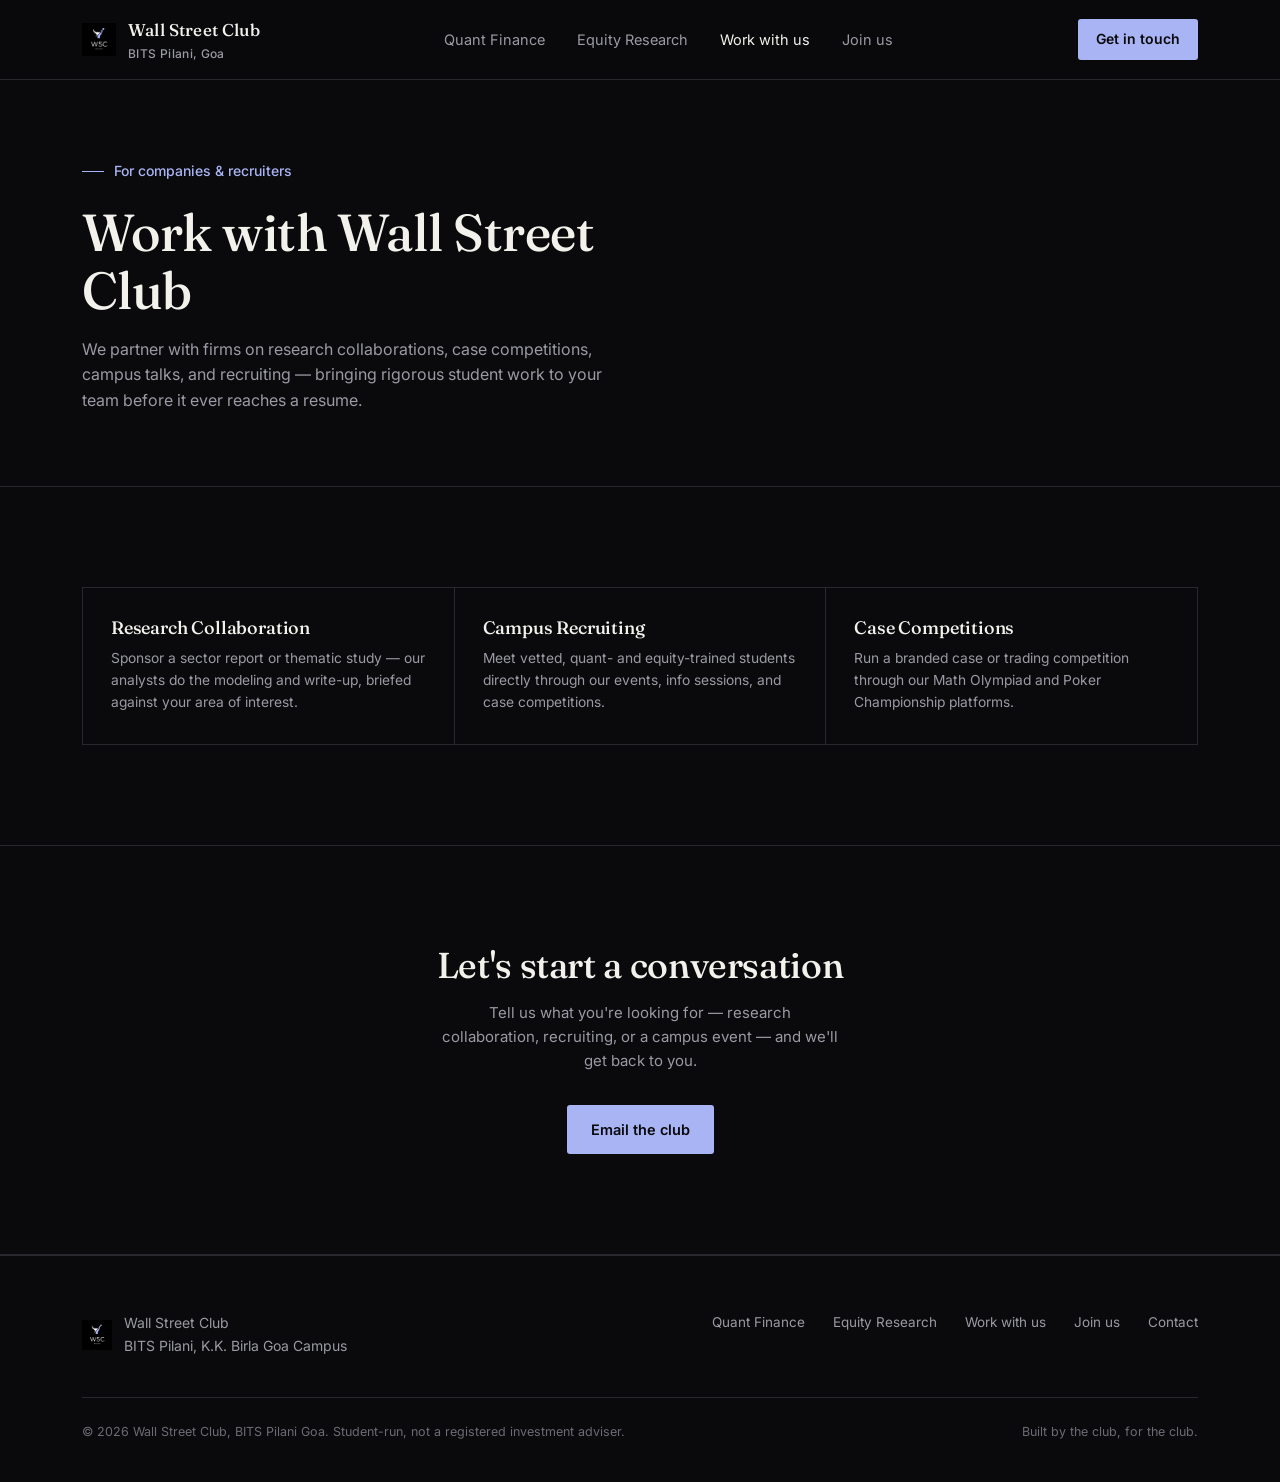
<file: work-with-us.html>
<!DOCTYPE html>
<html lang="en">
<head>
<meta charset="UTF-8" />
<meta name="viewport" content="width=device-width, initial-scale=1.0" />
<title>Work With Us — Wall Street Club</title>
<meta name="description" content="Partner with Wall Street Club, BITS Pilani Goa for research collaborations, case competitions, and campus engagement." />
<link rel="preconnect" href="https://fonts.googleapis.com">
<link rel="preconnect" href="https://fonts.gstatic.com" crossorigin>
<link href="https://fonts.googleapis.com/css2?family=Fraunces:opsz,wght@9..144,300;9..144,400;9..144,500;9..144,600&family=Inter:wght@400;500;600;700&family=JetBrains+Mono:wght@400;500&display=swap" rel="stylesheet">
<link rel="stylesheet" href="style.css">
</head>
<body>

<header>
  <nav>
    <a class="brand" href="choose.html">
      <img src="assets/logo.jpeg" alt="Wall Street Club logo" />
      <div class="brand-text">Wall Street Club<span>BITS Pilani, Goa</span></div>
    </a>
    <div class="nav-links">
      <a href="quant.html">Quant Finance</a>
      <a href="equity.html">Equity Research</a>
      <a href="work-with-us.html" class="current">Work with us</a>
      <a href="join-us.html">Join us</a>
    </div>
    <a href="mailto:wallstreetclub@goa.bits-pilani.ac.in" class="nav-cta">Get in touch</a>
    <button class="nav-toggle" aria-label="Toggle menu" onclick="toggleMobileNav()">
      <span></span><span></span><span></span>
    </button>
  </nav>
  <div class="mobile-panel" id="mobilePanel">
    <a href="quant.html">Quant Finance</a>
    <a href="equity.html">Equity Research</a>
    <a href="work-with-us.html">Work with us</a>
    <a href="join-us.html">Join us</a>
  </div>
</header>

<main>

  <section class="page-hero">
    <div class="wrap">
      <div class="kicker">For companies &amp; recruiters</div>
      <h1>Work with Wall Street Club</h1>
      <p>We partner with firms on research collaborations, case competitions, campus talks, and recruiting — bringing rigorous student work to your team before it ever reaches a resume.</p>
    </div>
  </section>

  <section class="section">
    <div class="wrap">
      <div class="info-grid">
        <div class="info-card">
          <h3>Research Collaboration</h3>
          <p>Sponsor a sector report or thematic study — our analysts do the modeling and write-up, briefed against your area of interest.</p>
        </div>
        <div class="info-card">
          <h3>Campus Recruiting</h3>
          <p>Meet vetted, quant- and equity-trained students directly through our events, info sessions, and case competitions.</p>
        </div>
        <div class="info-card">
          <h3>Case Competitions</h3>
          <p>Run a branded case or trading competition through our Math Olympiad and Poker Championship platforms.</p>
        </div>
      </div>
    </div>
  </section>

  <section class="join">
    <div class="wrap contact-block">
      <h2>Let's start a conversation</h2>
      <p>Tell us what you're looking for — research collaboration, recruiting, or a campus event — and we'll get back to you.</p>
      <a href="mailto:wallstreetclub@goa.bits-pilani.ac.in?subject=Working%20with%20Wall%20Street%20Club" class="btn btn-primary">Email the club</a>
    </div>
  </section>

</main>

<footer>
  <div class="wrap">
    <div class="footer-grid">
      <a class="footer-brand" href="choose.html">
        <img src="assets/logo.jpeg" alt="Wall Street Club logo" />
        <div class="footer-brand-text">Wall Street Club<br>BITS Pilani, K.K. Birla Goa Campus</div>
      </a>
      <div class="footer-links">
        <a href="quant.html">Quant Finance</a>
        <a href="equity.html">Equity Research</a>
        <a href="work-with-us.html">Work with us</a>
        <a href="join-us.html">Join us</a>
        <a href="mailto:wallstreetclub@goa.bits-pilani.ac.in">Contact</a>
      </div>
    </div>
    <div class="footer-bottom">
      <span>© 2026 Wall Street Club, BITS Pilani Goa. Student-run, not a registered investment adviser.</span>
      <span>Built by the club, for the club.</span>
    </div>
  </div>
</footer>

</body>
</html>
</file>
<file: style.css>
:root{
  --bg:#0A0A0C;
  --bg-raised:#141419;
  --bg-card:#17171D;
  --line:#28282f;
  --text:#F2F1EC;
  --text-dim:#9a9aa4;
  --text-faint:#6b6b74;
  --accent:#A9B4F5;
  --accent-dim:#5c63a0;
  --green:#8fd4a8;
  --red:#e8a0a0;
}

*{box-sizing:border-box; margin:0; padding:0;}
html{scroll-behavior:smooth;}
body{
  background:var(--bg); color:var(--text); font-family:'Inter', sans-serif;
  line-height:1.6; -webkit-font-smoothing:antialiased; overflow-x:hidden;
}
h1,h2,h3,h4{ font-family:'Fraunces', serif; font-weight:500; letter-spacing:-0.01em; line-height:1.1; }
a{color:inherit; text-decoration:none;}
img{max-width:100%; display:block;}
button{font-family:inherit;}
.mono{font-family:'JetBrains Mono', monospace;}
.wrap{ max-width:1180px; margin:0 auto; padding:0 32px; }
:focus-visible{ outline:2px solid var(--accent); outline-offset:3px; }
@media (prefers-reduced-motion: reduce){ *{animation-duration:0.01ms !important; transition-duration:0.01ms !important;} }

/* ---------- NAV ---------- */
header{ position:fixed; top:0; left:0; right:0; z-index:200; background:rgba(10,10,12,0.85); backdrop-filter:blur(10px); border-bottom:1px solid var(--line); }
nav{ max-width:1180px; margin:0 auto; padding:16px 32px; display:flex; align-items:center; justify-content:space-between; }
.brand{ display:flex; align-items:center; gap:12px; }
.brand img{ width:34px; height:34px; object-fit:contain; }
.brand-text{ font-family:'Fraunces', serif; font-size:17px; font-weight:500; letter-spacing:0.01em; }
.brand-text span{color:var(--text-dim); font-size:12px; display:block; font-family:'Inter',sans-serif; letter-spacing:0.03em; margin-top:1px;}
.nav-links{ display:flex; gap:32px; font-size:14.5px; }
.nav-links a{ color:var(--text-dim); transition:color 0.2s ease; }
.nav-links a:hover, .nav-links a.current{color:var(--text);}
.nav-cta{ background:var(--accent); color:#0A0A0C; padding:9px 18px; border-radius:3px; font-size:14px; font-weight:600; transition:background 0.2s ease; }
.nav-cta:hover{background:#c2caf7;}
.nav-toggle{ display:none; flex-direction:column; gap:5px; background:none; border:none; cursor:pointer; padding:6px; }
.nav-toggle span{ width:22px; height:2px; background:var(--text); }
.mobile-panel{ display:none; flex-direction:column; background:var(--bg-raised); border-bottom:1px solid var(--line); padding:8px 32px 24px; }
.mobile-panel.open{ display:flex; }
.mobile-panel a{ padding:14px 0; border-bottom:1px solid var(--line); color:var(--text-dim); font-size:15px; }
.mobile-panel a:last-child{border-bottom:none;}

/* ---------- SPLASH & VISUALIZER (index.html) ---------- */
.splash-overlay {
  position: fixed;
  inset: 0;
  width: 100vw;
  height: 100vh;
  background-color: var(--bg);
  display: flex;
  align-items: center;
  justify-content: center;
  overflow: hidden;
  z-index: 9999;
}

#splash-canvas {
  position: absolute;
  top: 0;
  left: 0;
  width: 100%;
  height: 100%;
  z-index: 1;
  pointer-events: auto;
}

.splash-content {
  position: relative;
  z-index: 2;
  text-align: center;
  display: flex;
  flex-direction: column;
  align-items: center;
  justify-content: center;
  padding: 32px;
  pointer-events: auto;
}

.splash-logo {
  width: 320px;
  height: 320px;
  object-fit: contain;
  opacity: 1;
  filter: drop-shadow(0 0 35px rgba(169, 180, 245, 0.3));
}

.splash-enter-btn {
  margin-top: 56px;
  padding: 18px 48px;
  font-family: 'JetBrains Mono', monospace;
  font-size: 16px;
  font-weight: 500;
  color: var(--text);
  background: rgba(23, 23, 29, 0.65);
  border: 1px solid var(--line);
  border-radius: 9999px;
  text-decoration: none;
  transition: all 0.3s cubic-bezier(0.16, 1, 0.3, 1);
  backdrop-filter: blur(12px);
  -webkit-backdrop-filter: blur(12px);
  box-shadow: 0 4px 20px rgba(0, 0, 0, 0.4);
}

.splash-enter-btn:hover {
  color: var(--bg);
  background: var(--accent);
  border-color: var(--accent);
  transform: translateY(-2px);
  box-shadow: 0 6px 24px rgba(169, 180, 245, 0.35);
}

/* Removes dark background from logo image */
.splash-logo-img {
  max-width: 350px;
  height: auto;
  opacity: 1;
  mix-blend-mode: screen;
  filter: contrast(130%) brightness(90%);
}

/* Frame container for logo */
.logo-crop-frame {
  width: 320px;
  height: 320px;
  overflow: hidden;
  display: flex;
  justify-content: center;
  align-items: flex-start;
}

/* ---------- CHOOSE (choose.html) ---------- */
.choose-wrap{ min-height:100vh; display:flex; flex-direction:column; justify-content:center; padding:120px 32px 60px; }
.choose-head{ text-align:center; margin-bottom:56px; }
.choose-head .kicker{ justify-content:center; }
.choose-head h1{ font-size:clamp(28px, 4.4vw, 44px); }
.choose-grid{ display:grid; grid-template-columns:1fr 1fr; gap:1px; background:var(--line); border:1px solid var(--line); max-width:900px; margin:0 auto; width:100%; }
.choose-card{ background:var(--bg); padding:48px 36px; display:flex; flex-direction:column; transition:background 0.25s ease; }
.choose-card:hover{ background:var(--bg-raised); }
.choose-card .ch-num{ font-size:12px; color:var(--text-faint); margin-bottom:18px; }
.choose-card h2{ font-size:26px; margin-bottom:12px; }
.choose-card p{ color:var(--text-dim); font-size:14px; flex-grow:1; margin-bottom:24px; }
.choose-card .ch-enter{ font-size:13.5px; color:var(--accent); display:flex; align-items:center; gap:6px; }
@media (max-width:720px){ .choose-grid{grid-template-columns:1fr;} }

/* ---------- HERO ---------- */
.hero{ padding:160px 0 0; }
.hero-grid{ display:grid; grid-template-columns:1.3fr 0.7fr; gap:64px; align-items:end; padding-bottom:56px; }
.kicker{ font-size:14px; color:var(--accent); font-weight:500; margin-bottom:22px; display:flex; align-items:center; gap:10px; }
.kicker::before{ content:''; width:22px; height:1px; background:var(--accent); display:inline-block; }
.hero h1{ font-size:clamp(38px, 5.4vw, 64px); max-width:14ch; color:var(--text); }
.hero h1 em{ font-style:italic; color:var(--accent); }
.hero-side{ border-left:1px solid var(--line); padding-left:32px; }
.hero-side p{ color:var(--text-dim); font-size:15.5px; max-width:34ch; }
.hero-actions{ display:flex; gap:16px; margin-top:40px; flex-wrap:wrap; }
.btn{ padding:13px 24px; border-radius:3px; font-size:14.5px; font-weight:600; transition:all 0.2s ease; display:inline-block; cursor:pointer; border:none; }
.btn-primary{ background:var(--accent); color:#0A0A0C; }
.btn-primary:hover{background:#c2caf7;}
.btn-secondary{ border:1px solid var(--line); color:var(--text); background:none; }
.btn-secondary:hover{border-color:var(--text-dim);}
.btn-small{ padding:8px 14px; font-size:13px; }

/* ---------- TICKER ---------- */
.ticker-outer{ border-top:1px solid var(--line); border-bottom:1px solid var(--line); overflow:hidden; background:var(--bg-raised); }
.ticker-track{ display:flex; width:max-content; animation:ticker-scroll 38s linear infinite; }
.ticker-item{ display:flex; align-items:center; gap:10px; padding:13px 28px; font-size:13px; white-space:nowrap; border-right:1px solid var(--line); }
.ticker-item .sym{ color:var(--text); font-weight:500; }
.ticker-item .px{ color:var(--text-dim); }
.ticker-item .chg.up{ color:var(--green); }
.ticker-item .chg.down{ color:var(--red); }
@keyframes ticker-scroll{ from{transform:translateX(0);} to{transform:translateX(-50%);} }

/* ---------- STATS ---------- */
.stats{ border-bottom:1px solid var(--line); }
.stats-grid{ display:grid; grid-template-columns:repeat(4, 1fr); }
.stat{ padding:36px 32px; border-left:1px solid var(--line); }
.stat:first-child{border-left:none;}
.stat-num{ font-family:'Fraunces', serif; font-size:36px; color:var(--accent); }
.stat-label{ font-size:13px; color:var(--text-faint); margin-top:6px; }

/* ---------- SECTION HEADERS ---------- */
.section{ padding:100px 0; border-bottom:1px solid var(--line); }
.section-head{ display:flex; justify-content:space-between; align-items:flex-end; gap:32px; margin-bottom:56px; padding-bottom:24px; border-bottom:1px solid var(--line); }
.section-num{ font-size:13px; color:var(--text-faint); margin-bottom:12px; letter-spacing:0.02em; }
.section-head h2{ font-size:clamp(28px, 3.4vw, 40px); }
.section-desc{ max-width:32ch; color:var(--text-dim); font-size:15px; text-align:right; }
@media (max-width:720px){ .section-head{flex-direction:column; align-items:flex-start;} .section-desc{text-align:left;} }

.subhead-row{ display:flex; align-items:baseline; justify-content:space-between; margin:56px 0 28px; flex-wrap:wrap; gap:12px; }
.subhead-row:first-of-type{margin-top:0;}
.subhead-row h3{ font-size:20px; color:var(--text); display:flex; align-items:center; gap:10px; }
.subhead-row h3::before{ content:''; width:7px; height:7px; background:var(--accent); border-radius:50%; display:inline-block; }
.subhead-row .count{ font-size:13px; color:var(--text-faint); }

/* ---------- CASE-STUDY PROJECT CARDS ---------- */
.project-grid{ display:grid; grid-template-columns:repeat(3, 1fr); gap:1px; background:var(--line); border:1px solid var(--line); }
.project-card{ background:var(--bg); display:flex; flex-direction:column; }
.project-card-head{ padding:28px; cursor:pointer; display:flex; flex-direction:column; flex-grow:1; text-align:left; background:none; border:none; color:inherit; width:100%; }
.project-tag{ font-size:11.5px; color:var(--accent); margin-bottom:16px; }
.project-card h4{ font-size:18px; color:var(--text); margin-bottom:10px; font-weight:500; }
.project-card-head p{ font-size:13.8px; color:var(--text-dim); flex-grow:1; }
.project-stack{ display:flex; flex-wrap:wrap; gap:6px; margin-top:18px; padding-top:16px; border-top:1px solid var(--line); }
.stack-pill{ font-size:11px; color:var(--text-faint); border:1px solid var(--line); padding:3px 9px; border-radius:20px; }
.expand-hint{ margin-top:18px; font-size:12.5px; color:var(--accent); display:flex; align-items:center; gap:6px; }
.expand-hint .chev{ transition:transform 0.25s ease; display:inline-block; }
.project-card.open .expand-hint .chev{ transform:rotate(90deg); }

.project-detail{ max-height:0; overflow:hidden; transition:max-height 0.35s ease; border-top:0 solid var(--line); }
.project-card.open .project-detail{ max-height:900px; border-top:1px solid var(--line); }
.project-detail-inner{ padding:24px 28px 28px; background:var(--bg-raised); }
.detail-block{ margin-bottom:18px; }
.detail-block:last-child{margin-bottom:0;}
.detail-block .db-label{ font-size:11px; color:var(--text-faint); margin-bottom:6px; letter-spacing:0.02em; }
.detail-block p{ font-size:13.5px; color:var(--text-dim); }
.metric-row{ display:grid; grid-template-columns:repeat(3, 1fr); gap:14px; margin-top:4px; }
.metric{ border:1px solid var(--line); padding:12px 14px; border-radius:3px; }
.metric .mval{ font-family:'JetBrains Mono', monospace; font-size:18px; color:var(--accent); }
.metric .mlabel{ font-size:11px; color:var(--text-faint); margin-top:3px; }

/* ---------- MEMBER GRID ---------- */
.member-grid{ display:grid; grid-template-columns:repeat(2, 1fr); gap:1px; background:var(--line); border:1px solid var(--line); }
.member-card{ background:var(--bg); padding:22px 24px; display:flex; gap:14px; align-items:flex-start; }
.member-avatar{ width:46px; height:46px; border-radius:50%; background:var(--bg-card); border:1px solid var(--line); display:flex; align-items:center; justify-content:center; font-family:'Fraunces', serif; font-size:14px; color:var(--accent); flex-shrink:0; }
.member-info{flex-grow:1;}
.member-name{font-size:15px; color:var(--text); font-weight:500;}
.member-role{font-size:12.5px; color:var(--text-faint); margin-top:1px;}
.member-spec{ display:flex; flex-wrap:wrap; gap:6px; margin-top:10px; }
.spec-pill{ font-size:10.5px; color:var(--accent); border:1px solid var(--accent-dim); padding:2px 8px; border-radius:20px; }

.placement-strip{ margin-top:36px; padding:22px 24px; border:1px solid var(--line); border-radius:3px; background:var(--bg-raised); display:flex; align-items:center; gap:24px; flex-wrap:wrap; }
.placement-strip .pl-label{ font-size:12px; color:var(--text-faint); white-space:nowrap; }
.placement-list{ display:flex; gap:10px; flex-wrap:wrap; }
.placement-pill{ font-size:12.5px; color:var(--text); border:1px solid var(--line); padding:5px 12px; border-radius:20px; }

/* ---------- REPORTS LIBRARY ---------- */
.reports-controls{ display:flex; gap:12px; margin-bottom:24px; flex-wrap:wrap; }
.filter-btn{ background:none; border:1px solid var(--line); color:var(--text-dim); padding:8px 16px; border-radius:20px; font-size:13px; cursor:pointer; transition:all 0.2s ease; }
.filter-btn:hover{ border-color:var(--text-dim); color:var(--text); }
.filter-btn.active{ background:var(--accent); color:#0A0A0C; border-color:var(--accent); }
.search-input{ flex-grow:1; min-width:160px; background:var(--bg-card); border:1px solid var(--line); color:var(--text); padding:8px 16px; border-radius:20px; font-size:13px; }
.search-input::placeholder{ color:var(--text-faint); }

.report-table{ border:1px solid var(--line); }
.report-row{ display:grid; grid-template-columns:1fr 130px 110px 150px; gap:16px; align-items:center; padding:18px 22px; border-bottom:1px solid var(--line); }
.report-row:last-child{border-bottom:none;}
.report-row.hdr{ background:var(--bg-raised); font-size:11px; color:var(--text-faint); letter-spacing:0.02em; padding:12px 22px; }
.r-title{ font-size:14.5px; color:var(--text); }
.r-title .r-sub{ display:block; font-size:12px; color:var(--text-faint); margin-top:2px; }
.r-sector{ font-size:12.5px; color:var(--accent); }
.r-date{ font-size:12.5px; color:var(--text-dim); font-family:'JetBrains Mono', monospace; }
.r-actions{ display:flex; gap:8px; justify-content:flex-end; }
.r-actions a, .r-actions button{ font-size:12px; padding:6px 12px; border-radius:3px; border:1px solid var(--line); color:var(--text-dim); background:none; cursor:pointer; }
.r-actions a:hover, .r-actions button:hover{ border-color:var(--accent); color:var(--accent); }
.badge-soon{ font-size:10.5px; color:var(--text-faint); border:1px dashed var(--line); padding:2px 8px; border-radius:20px; }
@media (max-width:760px){
  .report-row{ grid-template-columns:1fr; gap:8px; }
  .report-row.hdr{ display:none; }
  .r-actions{ justify-content:flex-start; margin-top:4px; }
}

/* ---------- EVENTS ---------- */
.event-list{ display:flex; flex-direction:column; }
.event-row{ display:grid; grid-template-columns:120px 1fr 160px; gap:28px; padding:28px 0; border-bottom:1px solid var(--line); align-items:center; }
.event-row:last-child{border-bottom:none;}
.event-date{ font-size:13px; color:var(--text-faint); font-family:'JetBrains Mono', monospace; }
.event-info h4{ font-size:19px; color:var(--text); font-weight:500; margin-bottom:6px; }
.event-info p{ font-size:14px; color:var(--text-dim); max-width:56ch; }
.event-type{ font-size:12px; text-align:right; color:var(--accent); }
@media (max-width:720px){ .event-row{grid-template-columns:1fr; gap:8px;} .event-type{text-align:left;} }

/* ---------- CROSS-LINK / SWITCH CTA ---------- */
.switch-cta{ padding:72px 0; text-align:center; border-bottom:1px solid var(--line); }
.switch-cta .sc-label{ font-size:13px; color:var(--text-faint); margin-bottom:14px; }
.switch-cta h2{ font-size:clamp(24px, 3.2vw, 32px); margin-bottom:28px; }
.dual-actions{ display:flex; gap:16px; justify-content:center; flex-wrap:wrap; }

/* ---------- JOIN / GENERIC CTA BAND ---------- */
.join{ padding:100px 0; text-align:center; border-bottom:1px solid var(--line); }
.join h2{ font-size:clamp(30px, 4vw, 46px); max-width:18ch; margin:0 auto 20px; }
.join p{ color:var(--text-dim); max-width:44ch; margin:0 auto 36px; }

/* ---------- SIMPLE PAGE (work-with-us / join-us) ---------- */
.page-hero{ padding:160px 0 72px; border-bottom:1px solid var(--line); }
.page-hero h1{ font-size:clamp(32px, 5vw, 52px); max-width:16ch; margin-bottom:18px; }
.page-hero p{ color:var(--text-dim); font-size:16px; max-width:52ch; }

.info-grid{ display:grid; grid-template-columns:repeat(3, 1fr); gap:1px; background:var(--line); border:1px solid var(--line); }
.info-card{ background:var(--bg); padding:30px 28px; }
.info-card h3{ font-size:18px; margin-bottom:10px; }
.info-card p{ font-size:13.8px; color:var(--text-dim); }
@media (max-width:760px){ .info-grid{grid-template-columns:1fr;} }

.contact-block{ max-width:520px; margin:0 auto; text-align:center; }
.contact-block h2{ font-size:clamp(26px, 3.6vw, 36px); margin-bottom:16px; }
.contact-block p{ color:var(--text-dim); font-size:15px; margin-bottom:32px; }

/* ---------- FOOTER ---------- */
footer{ padding:56px 0 40px; border-top:1px solid var(--line); }
.footer-grid{ display:flex; justify-content:space-between; align-items:flex-start; flex-wrap:wrap; gap:32px; }
.footer-brand{ display:flex; align-items:center; gap:12px; }
.footer-brand img{width:30px; height:30px;}
.footer-brand-text{font-size:14px; color:var(--text-dim);}
.footer-links{ display:flex; gap:28px; font-size:13.5px; color:var(--text-dim); }
.footer-links a:hover{ color:var(--text); }
.footer-bottom{ margin-top:40px; padding-top:24px; border-top:1px solid var(--line); font-size:12.5px; color:var(--text-faint); display:flex; justify-content:space-between; flex-wrap:wrap; gap:12px; }

/* ---------- MODAL (report viewer) ---------- */
.modal-overlay{ position:fixed; inset:0; background:rgba(6,6,8,0.82); backdrop-filter:blur(4px); z-index:300; display:none; align-items:flex-start; justify-content:center; padding:80px 20px; overflow-y:auto; }
.modal-overlay.open{ display:flex; }
.modal-box{ background:var(--bg-raised); border:1px solid var(--line); max-width:640px; width:100%; padding:36px; border-radius:4px; }
.modal-box h3{ font-size:22px; margin-bottom:8px; }
.modal-box .m-meta{ font-size:12.5px; color:var(--text-faint); margin-bottom:20px; }
.modal-box p{ font-size:14px; color:var(--text-dim); margin-bottom:16px; }
.modal-close{ float:right; background:none; border:none; color:var(--text-faint); font-size:20px; cursor:pointer; line-height:1; }
.modal-close:hover{color:var(--text);}

/* ---------- RESPONSIVE ---------- */
@media (max-width:900px){
  .nav-links{display:none;}
  .nav-toggle{display:flex;}
  .hero-grid{grid-template-columns:1fr; gap:36px;}
  .hero-side{border-left:none; padding-left:0; border-top:1px solid var(--line); padding-top:24px;}
  .stats-grid{grid-template-columns:repeat(2, 1fr);}
  .stat:nth-child(2n+1){border-left:none;}
  .project-grid{grid-template-columns:1fr;}
  .member-grid{grid-template-columns:1fr;}
  .metric-row{grid-template-columns:repeat(3, 1fr);}
}
@media (max-width:560px){
  .wrap{padding:0 20px;}
  nav{padding:14px 20px;}
  .hero{padding:140px 0 0;}
  .section{padding:64px 0;}
  .event-row{padding:22px 0;}
  .metric-row{grid-template-columns:1fr 1fr;}
  .choose-wrap{padding:100px 20px 40px;}
  .splash-content{padding:20px;}
  .splash-logo{width:200px; height:200px;}
  .logo-crop-frame{width:200px; height:200px;}
  .splash-logo-img{max-width:220px;}
  .splash-enter-btn{margin-top:36px; padding:14px 32px; font-size:14px;}
}
</file>
